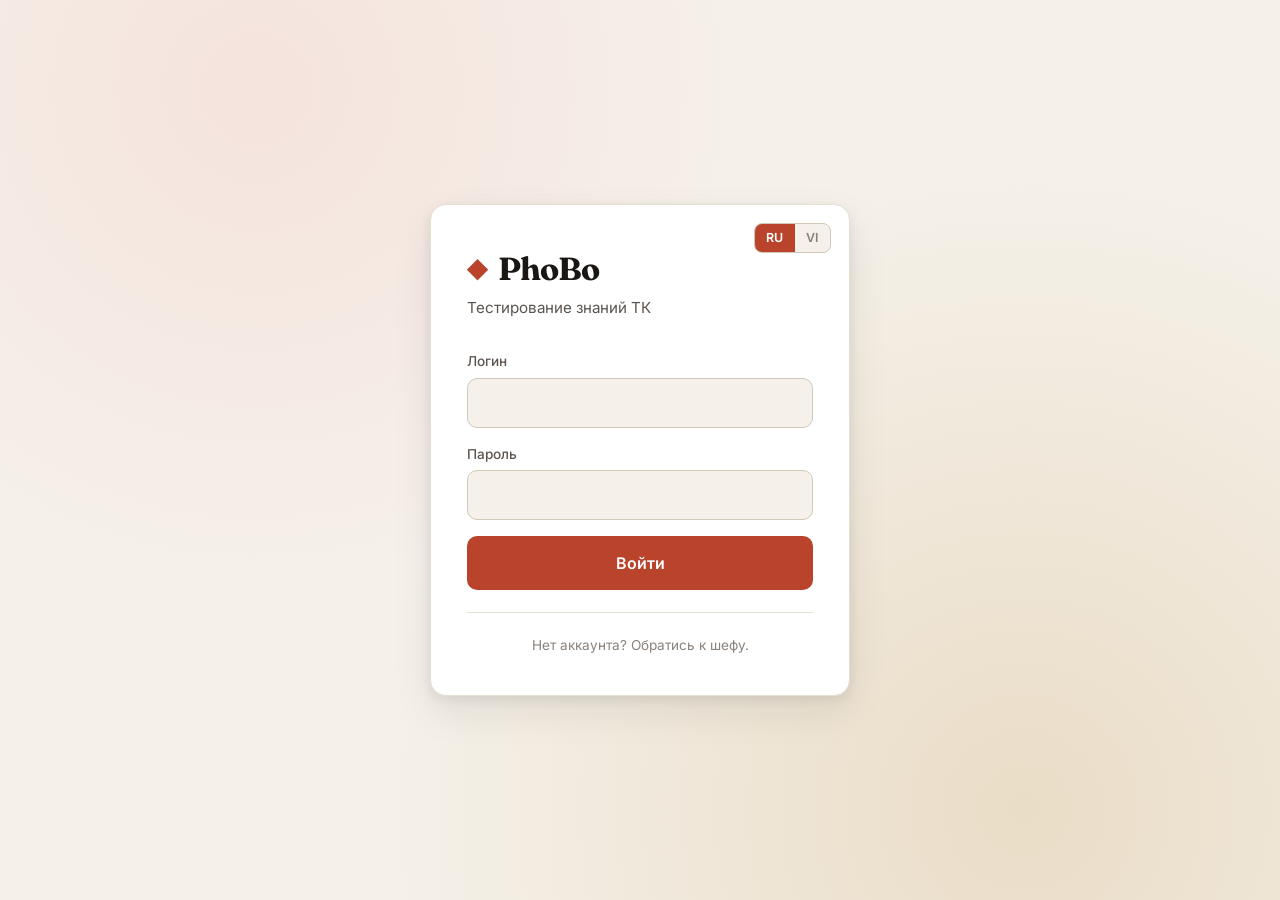
<file: index.html>
<!DOCTYPE html>
<html lang="ru">
<head>
<meta charset="UTF-8">
<meta name="viewport" content="width=device-width, initial-scale=1.0, maximum-scale=1.0, user-scalable=no">
<title>PhoBo · ТК</title>
<link rel="preconnect" href="https://fonts.googleapis.com">
<link rel="preconnect" href="https://fonts.gstatic.com" crossorigin>
<link href="https://fonts.googleapis.com/css2?family=Fraunces:wght@400;600;700&family=Inter:wght@400;500;600;700&display=swap" rel="stylesheet">
<style>
  :root {
    --bg:#f5f1ea; --bg-elev:#fff; --ink:#1a1614; --ink-soft:#5c544f; --ink-mute:#8a827c;
    --accent:#b9442b; --accent-dark:#8e3220; --accent-soft:#f5e3dd;
    --good:#2d6a4f; --good-soft:#d8e8df; --bad:#b53838; --bad-soft:#f4dada;
    --warn:#c98a2b; --warn-soft:#f5e6cf;
    --line:#e6dfd5; --line-strong:#d2c8b8;
    --shadow:0 1px 3px rgba(26,22,20,.06),0 4px 12px rgba(26,22,20,.04);
    --shadow-lg:0 4px 12px rgba(26,22,20,.08),0 16px 40px rgba(26,22,20,.08);
    --radius:10px; --radius-lg:16px;
  }
  *{box-sizing:border-box;margin:0;padding:0}
  html,body{height:100%}
  body{font-family:'Inter',-apple-system,sans-serif;background:var(--bg);color:var(--ink);font-size:16px;line-height:1.5;-webkit-font-smoothing:antialiased}
  h1,h2,h3,h4{font-family:'Fraunces',Georgia,serif;font-weight:600;letter-spacing:-.01em}
  h1{font-size:2.2rem;line-height:1.15}
  h2{font-size:1.6rem;line-height:1.2}
  h3{font-size:1.25rem;line-height:1.3}
  button{font:inherit;cursor:pointer;border:0;background:0;color:inherit}
  input,select{font:inherit;color:inherit}
  a{color:var(--accent);text-decoration:none}
  .hidden{display:none!important}
  #app{min-height:100vh;display:flex;flex-direction:column}
  .topbar{background:var(--bg-elev);border-bottom:1px solid var(--line);padding:14px 22px;display:flex;align-items:center;justify-content:space-between;position:sticky;top:0;z-index:10;gap:14px}
  .topbar-brand{font-family:'Fraunces',serif;font-weight:700;font-size:1.25rem;letter-spacing:-.02em;display:flex;align-items:center;gap:10px}
  .topbar-brand::before{content:'◆';color:var(--accent)}
  .topbar-right{display:flex;align-items:center;gap:14px;font-size:.9rem;color:var(--ink-soft)}
  .topbar-right .name{font-weight:600;color:var(--ink)}
  .lang-toggle{display:flex;background:var(--bg);border:1px solid var(--line-strong);border-radius:8px;overflow:hidden}
  .lang-toggle button{padding:5px 11px;font-size:.78rem;font-weight:600;letter-spacing:.05em;transition:.15s;color:var(--ink-mute)}
  .lang-toggle button.active{background:var(--accent);color:#fff}
  .logout-btn{color:var(--ink-mute);font-size:.85rem;padding:4px 10px;border-radius:6px;transition:.15s}
  .logout-btn:hover{background:var(--line);color:var(--ink)}
  .main{flex:1;padding:32px 22px 60px;max-width:1100px;width:100%;margin:0 auto}
  .login-screen{min-height:100vh;display:flex;align-items:center;justify-content:center;padding:24px;background:radial-gradient(circle at 20% 10%,#f5e3dd 0%,transparent 40%),radial-gradient(circle at 80% 90%,#eaddc7 0%,transparent 50%),var(--bg)}
  .login-card{background:var(--bg-elev);border-radius:var(--radius-lg);padding:40px 36px;width:100%;max-width:420px;box-shadow:var(--shadow-lg);border:1px solid var(--line);position:relative}
  .login-lang{position:absolute;top:18px;right:18px}
  .login-logo{font-family:'Fraunces',serif;font-size:2rem;font-weight:700;letter-spacing:-.03em;margin-bottom:4px;display:flex;align-items:center;gap:12px}
  .login-logo::before{content:'◆';color:var(--accent);font-size:1.6rem}
  .login-sub{color:var(--ink-soft);font-size:.95rem;margin-bottom:32px}
  .form-group{margin-bottom:16px}
  .form-group label{display:block;font-size:.85rem;color:var(--ink-soft);margin-bottom:6px;font-weight:500}
  .form-group input,.form-group select{width:100%;padding:12px 14px;border:1.5px solid var(--line-strong);border-radius:var(--radius);background:var(--bg);transition:.15s}
  .form-group input:focus,.form-group select:focus{outline:0;border-color:var(--accent);background:var(--bg-elev)}
  .btn{display:inline-flex;align-items:center;justify-content:center;gap:8px;padding:12px 24px;border-radius:var(--radius);font-weight:600;font-size:.95rem;transition:.15s;border:1.5px solid transparent}
  .btn-primary{background:var(--accent);color:#fff}
  .btn-primary:hover{background:var(--accent-dark)}
  .btn-primary:disabled{background:var(--ink-mute);cursor:not-allowed}
  .btn-ghost{color:var(--ink);border-color:var(--line-strong);background:0}
  .btn-ghost:hover{background:var(--bg-elev);border-color:var(--ink)}
  .btn-block{width:100%}
  .btn-lg{padding:14px 28px;font-size:1rem}
  .btn-sm{padding:8px 14px;font-size:.85rem}
  .login-error{background:var(--bad-soft);color:var(--bad);padding:10px 14px;border-radius:var(--radius);font-size:.88rem;margin-bottom:16px;display:none}
  .login-error.show{display:block}
  .login-hint{margin-top:22px;padding-top:22px;border-top:1px solid var(--line);font-size:.85rem;color:var(--ink-mute);text-align:center}
  .pageheader{margin-bottom:28px}
  .pageheader .crumb{font-size:.82rem;color:var(--ink-mute);text-transform:uppercase;letter-spacing:.1em;margin-bottom:6px}
  .pageheader p{color:var(--ink-soft);margin-top:6px}
  .stats-row{display:grid;grid-template-columns:repeat(auto-fit,minmax(180px,1fr));gap:14px;margin-bottom:32px}
  .stat-card{background:var(--bg-elev);padding:18px 20px;border-radius:var(--radius);border:1px solid var(--line)}
  .stat-card .label{font-size:.78rem;color:var(--ink-mute);text-transform:uppercase;letter-spacing:.08em;margin-bottom:6px}
  .stat-card .value{font-family:'Fraunces',serif;font-size:1.8rem;font-weight:600}
  .stat-card .value .small{font-size:.9rem;color:var(--ink-mute);font-weight:400}
  .section-title{display:flex;align-items:center;justify-content:space-between;margin:28px 0 14px;padding-bottom:12px;border-bottom:1px solid var(--line)}
  .section-title:first-of-type{margin-top:0}
  .section-title h3{font-size:1.15rem}
  .section-desc{color:var(--ink-soft);font-size:.9rem;margin-bottom:14px}
  .dept-grid{display:grid;grid-template-columns:repeat(auto-fill,minmax(260px,1fr));gap:14px}
  .dept-card{background:var(--bg-elev);border:1px solid var(--line);border-radius:var(--radius);padding:20px;cursor:pointer;transition:.18s;display:flex;flex-direction:column;justify-content:space-between;min-height:140px;position:relative;overflow:hidden;text-align:left;width:100%}
  .dept-card::before{content:'';position:absolute;top:0;left:0;width:4px;height:100%;background:var(--accent);transform:scaleY(0);transform-origin:top;transition:.18s}
  .dept-card:hover{border-color:var(--ink);transform:translateY(-2px);box-shadow:var(--shadow)}
  .dept-card:hover::before{transform:scaleY(1)}
  .dept-card .dept-name{font-family:'Fraunces',serif;font-size:1.25rem;font-weight:600;margin-bottom:6px}
  .dept-card .dept-meta{font-size:.85rem;color:var(--ink-soft)}
  .dept-card .dept-footer{display:flex;align-items:center;justify-content:space-between;margin-top:14px}
  .dept-card .dept-arrow{color:var(--ink-mute);font-size:1.2rem}
  .badge{font-size:.75rem;padding:3px 8px;border-radius:12px;font-weight:500;display:inline-block}
  .badge-good{background:var(--good-soft);color:var(--good)}
  .badge-bad{background:var(--bad-soft);color:var(--bad)}
  .badge-neutral{background:var(--line);color:var(--ink-soft)}
  .badge-warn{background:var(--warn-soft);color:var(--warn)}
  .mode-picker{max-width:600px;margin:0 auto}
  .mode-card{background:var(--bg-elev);border:1.5px solid var(--line);border-radius:var(--radius);padding:24px;cursor:pointer;display:flex;align-items:flex-start;gap:18px;transition:.15s;margin-bottom:14px;width:100%;text-align:left}
  .mode-card:hover{border-color:var(--accent);transform:translateY(-2px)}
  .mode-card .mode-icon{width:46px;height:46px;border-radius:10px;background:var(--accent-soft);color:var(--accent);display:flex;align-items:center;justify-content:center;font-size:1.5rem;flex-shrink:0;font-family:'Fraunces',serif;font-weight:700}
  .mode-card.attestation .mode-icon{background:var(--warn-soft);color:var(--warn)}
  .mode-card .mode-title{font-family:'Fraunces',serif;font-size:1.15rem;font-weight:600;margin-bottom:4px}
  .mode-card .mode-desc{font-size:.9rem;color:var(--ink-soft)}
  .test-card{background:var(--bg-elev);border-radius:var(--radius-lg);padding:32px;box-shadow:var(--shadow);border:1px solid var(--line);max-width:720px;margin:0 auto}
  .test-progress{display:flex;align-items:center;gap:12px;margin-bottom:20px}
  .test-progress .bar{flex:1;height:6px;background:var(--line);border-radius:3px;overflow:hidden}
  .test-progress .bar-fill{height:100%;background:var(--accent);transition:.3s ease}
  .test-progress .num{font-size:.85rem;color:var(--ink-soft);font-variant-numeric:tabular-nums;min-width:50px;text-align:right}
  .question-meta{font-size:.78rem;color:var(--ink-mute);text-transform:uppercase;letter-spacing:.1em;margin-bottom:8px}
  .question-text{font-family:'Fraunces',serif;font-size:1.45rem;font-weight:600;line-height:1.3;margin-bottom:8px}
  .question-text-sub{color:var(--ink-mute);font-size:.95rem;margin-bottom:20px;font-style:italic}
  .options-list{display:flex;flex-direction:column;gap:10px;margin-bottom:28px}
  .option{padding:14px 18px;border:1.5px solid var(--line-strong);border-radius:var(--radius);background:var(--bg);cursor:pointer;transition:.15s;display:flex;align-items:center;gap:12px;text-align:left;width:100%}
  .option:hover{border-color:var(--ink);background:var(--bg-elev)}
  .option.selected{border-color:var(--accent);background:var(--accent-soft)}
  .option .opt-letter{width:28px;height:28px;border-radius:50%;background:var(--bg-elev);border:1.5px solid var(--line-strong);display:flex;align-items:center;justify-content:center;font-weight:600;font-size:.85rem;flex-shrink:0;transition:.15s}
  .option.selected .opt-letter{background:var(--accent);color:#fff;border-color:var(--accent)}
  .option .opt-text{flex:1}
  .opt-text-sub{font-size:.78rem;color:var(--ink-mute);margin-top:2px;font-style:italic}
  .test-actions{display:flex;gap:10px;justify-content:space-between}
  .att-card{background:var(--bg-elev);border-radius:var(--radius-lg);padding:28px;border:1px solid var(--line);max-width:760px;margin:0 auto}
  .att-dish-head{padding-bottom:16px;border-bottom:1px solid var(--line);margin-bottom:18px}
  .att-dish-head .dish-name{font-family:'Fraunces',serif;font-size:1.6rem;font-weight:600}
  .att-dish-head .dish-name-sub{color:var(--ink-mute);font-style:italic;margin-top:4px}
  .att-dish-photo{width:100%;max-height:280px;object-fit:cover;border-radius:var(--radius);margin-bottom:18px;border:1px solid var(--line)}
  .att-instruction{background:var(--warn-soft);border-left:4px solid var(--warn);padding:12px 16px;border-radius:8px;margin-bottom:20px;font-size:.9rem}
  .att-rows{display:flex;flex-direction:column;gap:6px;margin-bottom:14px}
  .att-row{display:grid;grid-template-columns:1fr 110px 36px;gap:8px;align-items:center}
  .att-row input{padding:10px 12px;border:1.5px solid var(--line-strong);border-radius:8px;background:var(--bg);transition:.15s;width:100%}
  .att-row input:focus{outline:0;border-color:var(--accent);background:var(--bg-elev)}
  .att-row input.gr{text-align:right;font-variant-numeric:tabular-nums;font-weight:600}
  .att-row .del-btn{background:var(--bad-soft);color:var(--bad);width:36px;height:36px;border-radius:8px;display:flex;align-items:center;justify-content:center;font-weight:700;transition:.15s}
  .att-row .del-btn:hover{background:var(--bad);color:#fff}
  .att-add-row{margin-top:6px;background:var(--bg);color:var(--ink-soft);border:1.5px dashed var(--line-strong);padding:10px;border-radius:8px;width:100%;font-weight:500;transition:.15s}
  .att-add-row:hover{border-color:var(--accent);color:var(--accent);background:var(--accent-soft)}
  .att-grade-result{margin-bottom:18px}
  .att-grade-row{padding:10px 14px;border-radius:8px;margin-bottom:6px;display:flex;align-items:center;gap:10px;font-size:.92rem;border:1px solid var(--line)}
  .att-grade-row.correct{background:var(--good-soft);border-color:var(--good)}
  .att-grade-row.wrong-gram{background:var(--warn-soft);border-color:var(--warn)}
  .att-grade-row.missing{background:var(--bad-soft);border-color:var(--bad)}
  .att-grade-row.extra{background:#f0f0f0;border-color:#bbb;color:var(--ink-mute)}
  .att-icon{width:24px;height:24px;border-radius:50%;display:flex;align-items:center;justify-content:center;font-weight:700;color:#fff;flex-shrink:0;font-size:.85rem}
  .att-icon.correct{background:var(--good)}
  .att-icon.wrong-gram{background:var(--warn)}
  .att-icon.missing{background:var(--bad)}
  .att-icon.extra{background:#999}
  .results-summary{background:var(--bg-elev);border:1px solid var(--line);border-radius:var(--radius-lg);padding:28px 32px;margin-bottom:24px;display:flex;align-items:center;gap:28px;flex-wrap:wrap}
  .score-circle{width:110px;height:110px;border-radius:50%;background:conic-gradient(var(--accent) calc(var(--p) * 1%),var(--line) 0);display:flex;align-items:center;justify-content:center;flex-shrink:0;position:relative}
  .score-circle::after{content:'';position:absolute;width:88px;height:88px;border-radius:50%;background:var(--bg-elev)}
  .score-circle .num{font-family:'Fraunces',serif;font-size:1.7rem;font-weight:700;z-index:1;position:relative}
  .results-info h2{margin-bottom:6px}
  .results-info p{color:var(--ink-soft)}
  .question-review{background:var(--bg-elev);border:1px solid var(--line);border-radius:var(--radius);padding:18px 22px;margin-bottom:12px}
  .question-review.correct{border-left:4px solid var(--good)}
  .question-review.wrong{border-left:4px solid var(--bad)}
  .question-review .q-num{font-size:.78rem;color:var(--ink-mute);text-transform:uppercase;letter-spacing:.08em;margin-bottom:4px}
  .question-review .q-text{font-weight:600;margin-bottom:8px}
  .question-review .answer-line{font-size:.92rem;padding:4px 0;display:flex;align-items:center;gap:8px}
  .question-review .answer-line.your{color:var(--ink-soft)}
  .question-review .answer-line.correct-ans{color:var(--good);font-weight:500}
  .history-list{display:flex;flex-direction:column;gap:10px}
  .history-item{background:var(--bg-elev);border:1px solid var(--line);border-radius:var(--radius);padding:14px 18px;display:flex;align-items:center;justify-content:space-between;gap:14px;cursor:pointer;transition:.15s}
  .history-item:hover{border-color:var(--line-strong)}
  .history-item .h-info .h-dept{font-weight:600}
  .history-item .h-info .h-date{font-size:.85rem;color:var(--ink-mute);margin-top:2px}
  .history-item .h-score{font-family:'Fraunces',serif;font-size:1.4rem;font-weight:600}
  .history-item .h-score.good{color:var(--good)}
  .history-item .h-score.bad{color:var(--bad)}
  .history-empty{text-align:center;padding:40px 20px;color:var(--ink-mute)}
  .att-tag{font-size:.7rem;background:var(--warn-soft);color:var(--warn);padding:2px 7px;border-radius:10px;font-weight:600;margin-left:6px;letter-spacing:.04em;text-transform:uppercase}
  .chart-card{background:var(--bg-elev);border:1px solid var(--line);border-radius:var(--radius);padding:20px;margin-bottom:22px}
  .chart-card h3{margin-bottom:14px}
  .chart-svg{width:100%;height:200px;display:block}
  @media (max-width:600px){
    .main{padding:20px 14px 50px}
    .topbar{padding:12px 14px;gap:8px}
    .topbar-brand{font-size:1.05rem}
    .topbar-right{gap:8px;font-size:.78rem;flex-wrap:wrap;justify-content:flex-end}
    .login-card{padding:28px 22px}
    h1{font-size:1.7rem}
    .test-card,.att-card{padding:22px 18px}
    .question-text{font-size:1.2rem}
    .results-summary{padding:22px;gap:18px}
    .stat-card .value{font-size:1.4rem}
    .att-row{grid-template-columns:1fr 80px 32px}
  }
</style>
</head>
<body>

<div id="login-view" class="login-screen">
  <div class="login-card">
    <div class="login-lang">
      <div class="lang-toggle">
        <button data-lang="ru" class="active">RU</button>
        <button data-lang="vi">VI</button>
      </div>
    </div>
    <div class="login-logo">PhoBo</div>
    <p class="login-sub" data-i18n="loginSubtitle">Тестирование знаний ТК</p>
    <div id="login-error" class="login-error"></div>
    <div class="form-group">
      <label data-i18n="username">Логин</label>
      <input type="text" id="login-username" autocomplete="username">
    </div>
    <div class="form-group">
      <label data-i18n="password">Пароль</label>
      <input type="password" id="login-password" autocomplete="current-password">
    </div>
    <button class="btn btn-primary btn-block btn-lg" id="login-btn" data-i18n="loginBtn">Войти</button>
    <div class="login-hint" data-i18n="noAccount">Нет аккаунта? Обратись к шефу.</div>
  </div>
</div>

<div id="app" class="hidden">
  <header class="topbar">
    <div class="topbar-brand">PhoBo</div>
    <div class="topbar-right">
      <div class="lang-toggle">
        <button data-lang="ru" class="active">RU</button>
        <button data-lang="vi">VI</button>
      </div>
      <span><span data-i18n="hi">Привет</span>, <span class="name" id="user-name"></span></span>
      <button class="logout-btn" id="logout-btn" data-i18n="logout">Выйти</button>
    </div>
  </header>
  <main class="main" id="main-content"></main>
</div>

<script src="data.js"></script>
<script>
const T = {
  ru: {
    loginSubtitle:'Тестирование знаний ТК', username:'Логин', password:'Пароль', loginBtn:'Войти',
    noAccount:'Нет аккаунта? Обратись к шефу.', badLogin:'Неверный логин или пароль',
    fillBoth:'Введи логин и пароль', notUserSite:'Это сайт для поваров. Админка: admin.html',
    hi:'Привет', logout:'Выйти', home:'Главная', testsHeader:'Тесты по разделам',
    testsHomeDesc:'Выбери раздел — пройди тест из 10 вопросов или сдай аттестацию.',
    testsTaken:'Тестов пройдено', avgScore:'Средний балл', sectionsAvail:'Доступно разделов',
    sections:'Разделы кухни', myResults:'Мои результаты',
    pfSection:'ПФ — Полуфабрикаты', pfDesc:'Тесты и аттестация по полуфабрикатам и соусам.',
    notTakenYet:'Не пройден', lastScore:'Последний',
    questionsInBase:'вопр.', dishesInBase:'блюд',
    quickTest:'Быстрый тест', attestation:'Аттестация',
    quickTestDesc:'10 случайных вопросов с вариантами. Быстрая проверка.',
    attestationDesc:'Выбери блюдо — впиши ВСЕ ингредиенты с граммовкой. Серьёзная проверка.',
    pickDish:'Выбери блюдо для аттестации',
    questionN:'Вопрос', notInDish:'Какой ингредиент НЕ входит в',
    inDish:'Какой ингредиент входит в', howManyGrams:'Сколько грамм', forDish:'нужно для',
    back:'← Назад', next:'Дальше →', finishTest:'Завершить тест',
    excellent:'Отлично!', good:'Хорошо, но можно лучше', needLearn:'Нужно подучить',
    correctOf:'Правильных ответов:', reviewAnswers:'Разбор ответов',
    yourAnswer:'Твой ответ:', correctAnswer:'Правильно:', noAnswer:'— нет ответа —',
    correct:'верно', wrong:'неверно',
    backHome:'← На главную', retake:'Пройти ещё раз',
    historyTitle:'Мои результаты', historyDesc:'Все твои тесты и аттестации. Кликни — увидишь разбор.',
    noHistory:'Ты ещё не проходил тестов. Начни с главной!',
    progressTitle:'Прогресс по дням',
    instruction:'Впиши ингредиент → грамм. Каждая строка — один ингредиент. Не пропусти даже мелкие (соль, перец 0.5г).',
    addRow:'+ Ещё ингредиент', submitAtt:'Сдать аттестацию',
    confirmSubmit:'Точно сдать? Изменить потом нельзя.',
    attResult:'Результат аттестации',
    attCorrect:'верно', attWrongGram:'не та граммовка', attMissing:'забыл', attExtra:'лишнее',
    ingredient:'Ингредиент', grams:'грамм',
    youSaid:'Ты вписал:', rightGram:'Должно быть:', tryAgain:'Пройти снова',
    pickDishFirst:'Сначала выбери блюдо',
  },
  vi: {
    loginSubtitle:'Kiểm tra kiến thức công thức', username:'Tên đăng nhập', password:'Mật khẩu', loginBtn:'Đăng nhập',
    noAccount:'Chưa có tài khoản? Hỏi bếp trưởng.', badLogin:'Sai tên đăng nhập hoặc mật khẩu',
    fillBoth:'Nhập tên đăng nhập và mật khẩu', notUserSite:'Đây là trang cho đầu bếp. Admin: admin.html',
    hi:'Xin chào', logout:'Đăng xuất', home:'Trang chủ', testsHeader:'Bài kiểm tra theo bộ phận',
    testsHomeDesc:'Chọn bộ phận — làm 10 câu trắc nghiệm hoặc thi đánh giá đầy đủ.',
    testsTaken:'Đã làm bài', avgScore:'Điểm TB', sectionsAvail:'Bộ phận',
    sections:'Bộ phận bếp', myResults:'Kết quả của tôi',
    pfSection:'PF — Bán thành phẩm', pfDesc:'Bài kiểm tra và đánh giá bán thành phẩm và nước sốt.',
    notTakenYet:'Chưa làm', lastScore:'Lần cuối',
    questionsInBase:'câu', dishesInBase:'món',
    quickTest:'Trắc nghiệm nhanh', attestation:'Đánh giá đầy đủ',
    quickTestDesc:'10 câu trắc nghiệm có sẵn đáp án. Kiểm tra nhanh.',
    attestationDesc:'Chọn món — viết TẤT CẢ nguyên liệu kèm số gam. Kiểm tra nghiêm túc.',
    pickDish:'Chọn món để thi đánh giá',
    questionN:'Câu', notInDish:'Nguyên liệu nào KHÔNG có trong',
    inDish:'Nguyên liệu nào CÓ trong', howManyGrams:'Bao nhiêu gam', forDish:'cần cho',
    back:'← Quay lại', next:'Tiếp →', finishTest:'Hoàn thành',
    excellent:'Tuyệt vời!', good:'Khá, có thể tốt hơn', needLearn:'Cần học thêm',
    correctOf:'Câu đúng:', reviewAnswers:'Xem lại đáp án',
    yourAnswer:'Đáp án của bạn:', correctAnswer:'Đáp án đúng:', noAnswer:'— không trả lời —',
    correct:'đúng', wrong:'sai',
    backHome:'← Trang chủ', retake:'Làm lại',
    historyTitle:'Kết quả của tôi', historyDesc:'Tất cả bài kiểm tra. Bấm để xem chi tiết.',
    noHistory:'Bạn chưa làm bài nào. Bắt đầu từ trang chủ!',
    progressTitle:'Tiến độ theo ngày',
    instruction:'Nhập nguyên liệu → gam. Mỗi dòng một nguyên liệu. Đừng bỏ qua các thứ nhỏ (muối, tiêu 0.5g).',
    addRow:'+ Thêm nguyên liệu', submitAtt:'Nộp bài',
    confirmSubmit:'Nộp bài chắc chắn? Không sửa được.',
    attResult:'Kết quả đánh giá',
    attCorrect:'đúng', attWrongGram:'sai số gam', attMissing:'thiếu', attExtra:'thừa',
    ingredient:'Nguyên liệu', grams:'gam',
    youSaid:'Bạn viết:', rightGram:'Đúng phải là:', tryAgain:'Làm lại',
    pickDishFirst:'Chọn món trước',
  }
};

let lang = localStorage.getItem('phobo_lang') || 'ru';
function t(k){return T[lang][k] || T.ru[k] || k}
function applyI18n(){
  document.querySelectorAll('[data-i18n]').forEach(el => el.textContent = t(el.dataset.i18n));
  document.documentElement.lang = lang;
}
function setLang(newLang){
  lang = newLang;
  localStorage.setItem('phobo_lang', lang);
  document.querySelectorAll('.lang-toggle button').forEach(b => b.classList.toggle('active', b.dataset.lang === lang));
  applyI18n();
  if (state.user) renderCurrentView();
}

const Storage = {
  getUsers(){
    const u = localStorage.getItem('phobo_users');
    if (u) return JSON.parse(u);
    const d = [
      {username:'admin',password:'admin123',name:'Шеф',role:'admin'},
      {username:'povar1',password:'1234',name:'Иван (Повар)',role:'cook'},
      {username:'povar2',password:'1234',name:'Мария (Повар)',role:'cook'},
    ];
    localStorage.setItem('phobo_users', JSON.stringify(d));
    return d;
  },
  getSession(){const s=localStorage.getItem('phobo_session');return s?JSON.parse(s):null},
  setSession(u){localStorage.setItem('phobo_session',JSON.stringify(u))},
  clearSession(){localStorage.removeItem('phobo_session')},
  getResults(){const r=localStorage.getItem('phobo_results');return r?JSON.parse(r):[]},
  saveResult(r){const a=this.getResults();a.push(r);localStorage.setItem('phobo_results',JSON.stringify(a))},
  getResultsForUser(u){return this.getResults().filter(r=>r.username===u)},
  getDishOverrides(){const d=localStorage.getItem('phobo_dish_overrides');return d?JSON.parse(d):{}},
};

function getDishes(){
  const o = Storage.getDishOverrides();
  const m = JSON.parse(JSON.stringify(DISHES));
  if (o.dishes) Object.keys(o.dishes).forEach(d => m[d] = o.dishes[d]);
  return m;
}
function getPF(){
  const o = Storage.getDishOverrides();
  const m = JSON.parse(JSON.stringify(PF_RECIPES));
  if (o.pf) Object.keys(o.pf).forEach(s => m[s] = o.pf[s]);
  return m;
}

let state = {user:null, currentTest:null, currentAtt:null, view:'dashboard', lastViewData:null};

function tryLogin(){
  const username = document.getElementById('login-username').value.trim().toLowerCase();
  const password = document.getElementById('login-password').value;
  const errEl = document.getElementById('login-error');
  errEl.classList.remove('show');
  if (!username || !password){errEl.textContent=t('fillBoth');errEl.classList.add('show');return}
  const users = Storage.getUsers();
  const user = users.find(u => u.username === username && u.password === password);
  if (!user){errEl.textContent=t('badLogin');errEl.classList.add('show');return}
  if (user.role === 'admin'){errEl.textContent=t('notUserSite');errEl.classList.add('show');return}
  Storage.setSession(user);
  state.user = user;
  showApp();
}

function logout(){
  Storage.clearSession();
  state.user = null;
  document.getElementById('app').classList.add('hidden');
  document.getElementById('login-view').classList.remove('hidden');
  document.getElementById('login-username').value = '';
  document.getElementById('login-password').value = '';
}

function showApp(){
  document.getElementById('login-view').classList.add('hidden');
  document.getElementById('app').classList.remove('hidden');
  document.getElementById('user-name').textContent = state.user.name;
  setView('dashboard');
}

function setView(view, data){
  state.view = view;
  state.lastViewData = data;
  renderCurrentView();
  window.scrollTo(0, 0);
}

function renderCurrentView(){
  const v = state.view;
  if (v==='dashboard') renderDashboard();
  else if (v==='mode-pick') renderModePick(state.lastViewData);
  else if (v==='pick-dish') renderPickDishForAtt(state.lastViewData);
  else if (v==='test') renderTest();
  else if (v==='att') renderAttestation();
  else if (v==='result') renderResult(state.lastViewData);
  else if (v==='history') renderHistory();
}

function renderDashboard(){
  const main = document.getElementById('main-content');
  const results = Storage.getResultsForUser(state.user.username);
  const totalTaken = results.length;
  const avgScore = totalTaken > 0
    ? Math.round(results.reduce((s,r) => s + (r.mode==='attestation'?r.score*100:r.correct/r.total*100), 0) / totalTaken)
    : 0;
  const allDishes = getDishes();
  const allPF = getPF();

  function deptCard(deptName, isPF){
    const items = (isPF?allPF:allDishes)[deptName] || [];
    const qsCount = (QUESTIONS_DB[deptName] || []).length;
    const myResults = results.filter(r => r.department === deptName);
    const last = myResults.length > 0 ? myResults[myResults.length-1] : null;
    let badge = '<span class="badge badge-neutral">' + t('notTakenYet') + '</span>';
    if (last){
      const pct = Math.round(last.mode==='attestation'?last.score*100:last.correct/last.total*100);
      const cls = pct >= 80 ? 'badge-good' : pct >= 60 ? 'badge-neutral' : 'badge-bad';
      badge = '<span class="badge ' + cls + '">' + t('lastScore') + ': ' + pct + '%</span>';
    }
    return `<button class="dept-card" data-dept="${escapeHtml(deptName)}" data-pf="${isPF?'1':'0'}">
      <div>
        <div class="dept-name">${escapeHtml(deptName)}</div>
        <div class="dept-meta">${items.length} ${t('dishesInBase')} · ${qsCount} ${t('questionsInBase')}</div>
      </div>
      <div class="dept-footer">${badge}<span class="dept-arrow">→</span></div>
    </button>`;
  }

  const dishDepts = Object.keys(allDishes).filter(d => allDishes[d].length > 0).map(d => deptCard(d, false)).join('');
  const pfDepts = Object.keys(allPF).filter(d => allPF[d].length > 0).map(d => deptCard(d, true)).join('');

  main.innerHTML = `
    <div class="pageheader">
      <div class="crumb">${t('home')}</div>
      <h1>${t('testsHeader')}</h1>
      <p>${t('testsHomeDesc')}</p>
    </div>
    <div class="stats-row">
      <div class="stat-card"><div class="label">${t('testsTaken')}</div><div class="value">${totalTaken}</div></div>
      <div class="stat-card"><div class="label">${t('avgScore')}</div><div class="value">${avgScore}<span class="small">%</span></div></div>
      <div class="stat-card"><div class="label">${t('sectionsAvail')}</div><div class="value">${Object.keys(allDishes).length + Object.keys(allPF).length}</div></div>
    </div>
    <div class="section-title">
      <h3>${t('sections')}</h3>
      <button class="btn btn-ghost btn-sm" id="goto-history">${t('myResults')} →</button>
    </div>
    <div class="dept-grid">${dishDepts}</div>
    ${pfDepts ? `
      <div class="section-title"><h3>${t('pfSection')}</h3></div>
      <p class="section-desc">${t('pfDesc')}</p>
      <div class="dept-grid">${pfDepts}</div>` : ''}`;

  document.querySelectorAll('.dept-card').forEach(c => {
    c.addEventListener('click', () => setView('mode-pick', {dept:c.dataset.dept, isPF:c.dataset.pf==='1'}));
  });
  document.getElementById('goto-history').addEventListener('click', () => setView('history'));
}

function renderModePick({dept, isPF}){
  const main = document.getElementById('main-content');
  const items = (isPF?getPF():getDishes())[dept] || [];
  const qsCount = (QUESTIONS_DB[dept] || []).length;

  main.innerHTML = `
    <div class="pageheader">
      <div class="crumb">${t('home')} / ${escapeHtml(dept)}</div>
      <h1>${escapeHtml(dept)}</h1>
      <p>${items.length} ${t('dishesInBase')} · ${qsCount} ${t('questionsInBase')}</p>
    </div>
    <div class="mode-picker">
      ${qsCount > 0 ? `
      <button class="mode-card" id="mode-test">
        <div class="mode-icon">A</div>
        <div>
          <div class="mode-title">${t('quickTest')}</div>
          <div class="mode-desc">${t('quickTestDesc')}</div>
        </div>
      </button>` : ''}
      <button class="mode-card attestation" id="mode-att">
        <div class="mode-icon">∎</div>
        <div>
          <div class="mode-title">${t('attestation')}</div>
          <div class="mode-desc">${t('attestationDesc')}</div>
        </div>
      </button>
    </div>
    <div style="margin-top:24px;"><button class="btn btn-ghost" id="back-dash">${t('backHome')}</button></div>`;

  if (document.getElementById('mode-test')){
    document.getElementById('mode-test').addEventListener('click', () => startTest(dept));
  }
  document.getElementById('mode-att').addEventListener('click', () => setView('pick-dish', {dept, isPF}));
  document.getElementById('back-dash').addEventListener('click', () => setView('dashboard'));
}

function renderPickDishForAtt({dept, isPF}){
  const main = document.getElementById('main-content');
  const items = (isPF?getPF():getDishes())[dept] || [];
  const cards = items.map((dish, idx) => {
    const photo = dish.photo ? '<img src="' + escapeHtml(dish.photo) + '" style="width:60px;height:60px;border-radius:8px;object-fit:cover;flex-shrink:0;">' : '';
    return `<button class="dept-card" data-idx="${idx}" style="flex-direction:row;align-items:center;gap:14px;min-height:auto;">
      ${photo}
      <div style="flex:1;">
        <div class="dept-name" style="font-size:1.05rem;">${escapeHtml(dish[lang] || dish.ru)}</div>
        <div class="dept-meta">${dish.ingredients.length} ${t('ingredient').toLowerCase()} ${dish.portion ? '· ' + dish.portion + 'г' : ''}</div>
      </div>
      <span class="dept-arrow">→</span>
    </button>`;
  }).join('');

  main.innerHTML = `
    <div class="pageheader">
      <div class="crumb">${escapeHtml(dept)} · ${t('attestation')}</div>
      <h1>${t('pickDish')}</h1>
    </div>
    <div class="dept-grid" style="grid-template-columns:1fr;">${cards}</div>
    <div style="margin-top:24px;"><button class="btn btn-ghost" id="back-mode">${t('back')}</button></div>`;

  document.querySelectorAll('.dept-card').forEach(c => {
    c.addEventListener('click', () => startAttestation(dept, isPF, parseInt(c.dataset.idx)));
  });
  document.getElementById('back-mode').addEventListener('click', () => setView('mode-pick', {dept, isPF}));
}

function startTest(deptName){
  const allQs = QUESTIONS_DB[deptName] || [];
  if (allQs.length === 0){ alert(t('pickDishFirst')); return; }
  const count = Math.min(10, allQs.length);
  const shuffled = [...allQs].sort(() => Math.random() - 0.5).slice(0, count);
  state.currentTest = {department:deptName, questions:shuffled, answers:new Array(shuffled.length).fill(null), currentIdx:0, startedAt:Date.now()};
  setView('test');
}

function composeQuestion(q){
  if (q.type === 'grammage'){
    return {
      main: t('howManyGrams') + ' «' + (q.ingredient[lang] || q.ingredient.ru) + '» ' + t('forDish') + ' «' + (q.dish[lang] || q.dish.ru) + '»?',
      sub: lang === 'ru' ? (q.ingredient.vi + ' / ' + q.dish.vi) : (q.ingredient.ru + ' / ' + q.dish.ru)
    };
  }
  if (q.type === 'not_in_dish' || q.type === 'in_dish'){
    const word = q.type === 'not_in_dish' ? t('notInDish') : t('inDish');
    return { main: word + ' «' + (q.dish[lang] || q.dish.ru) + '»?', sub: lang === 'ru' ? q.dish.vi : q.dish.ru };
  }
  return {main:'?', sub:''};
}

function getOptionLabels(q){
  if (q.options_bilingual){
    return q.options_bilingual.map(o => ({main: o[lang] || o.ru, sub: lang==='ru'?o.vi:o.ru}));
  }
  return q.options.map(o => ({main:o, sub:''}));
}

function renderTest(){
  const tt = state.currentTest;
  const q = tt.questions[tt.currentIdx];
  const main = document.getElementById('main-content');
  const progress = ((tt.currentIdx + 1) / tt.questions.length) * 100;
  const qComp = composeQuestion(q);
  const optionLabels = getOptionLabels(q);

  const optionsHtml = optionLabels.map((opt, i) => {
    const isSelected = tt.answers[tt.currentIdx] === i;
    const letter = String.fromCharCode(65 + i);
    return `<button class="option ${isSelected?'selected':''}" data-idx="${i}">
      <span class="opt-letter">${letter}</span>
      <span class="opt-text">${escapeHtml(opt.main)}${opt.sub ? '<div class="opt-text-sub">' + escapeHtml(opt.sub) + '</div>' : ''}</span>
    </button>`;
  }).join('');

  main.innerHTML = `
    <div class="test-card">
      <div class="test-progress">
        <div class="bar"><div class="bar-fill" style="width:${progress}%"></div></div>
        <div class="num">${tt.currentIdx + 1} / ${tt.questions.length}</div>
      </div>
      <div class="question-meta">${escapeHtml(tt.department)} · ${t('questionN')} ${tt.currentIdx + 1}</div>
      <h2 class="question-text">${escapeHtml(qComp.main)}</h2>
      ${qComp.sub ? '<div class="question-text-sub">' + escapeHtml(qComp.sub) + '</div>' : ''}
      <div class="options-list">${optionsHtml}</div>
      <div class="test-actions">
        <button class="btn btn-ghost" id="prev-btn" ${tt.currentIdx===0?'disabled':''}>${t('back')}</button>
        <button class="btn btn-primary" id="next-btn" disabled>
          ${tt.currentIdx === tt.questions.length-1 ? t('finishTest') : t('next')}
        </button>
      </div>
    </div>`;

  if (tt.answers[tt.currentIdx] !== null) document.getElementById('next-btn').disabled = false;
  document.querySelectorAll('.option').forEach(o => {
    o.addEventListener('click', () => {
      tt.answers[tt.currentIdx] = parseInt(o.dataset.idx);
      document.querySelectorAll('.option').forEach(x => x.classList.remove('selected'));
      o.classList.add('selected');
      document.getElementById('next-btn').disabled = false;
    });
  });
  document.getElementById('next-btn').addEventListener('click', () => {
    if (tt.currentIdx < tt.questions.length - 1){ tt.currentIdx++; renderTest(); }
    else finishTest();
  });
  document.getElementById('prev-btn').addEventListener('click', () => {
    if (tt.currentIdx > 0){ tt.currentIdx--; renderTest(); }
  });
}

function finishTest(){
  const tt = state.currentTest;
  let correctCount = 0;
  const reviewed = tt.questions.map((q, i) => {
    const userAns = tt.answers[i];
    const isCorrect = userAns === q.correct;
    if (isCorrect) correctCount++;
    return {
      question: composeQuestion(q),
      options: getOptionLabels(q).map(o => o.main),
      correct: q.correct, userAnswer: userAns, isCorrect
    };
  });
  const result = {
    id: Date.now() + '-' + Math.random().toString(36).slice(2,8),
    username: state.user.username, name: state.user.name,
    department: tt.department, mode: 'test',
    correct: correctCount, total: tt.questions.length,
    answers: reviewed,
    completedAt: new Date().toISOString(),
    durationSec: Math.round((Date.now() - tt.startedAt) / 1000)
  };
  Storage.saveResult(result);
  state.currentTest = null;
  setView('result', result);
}

function startAttestation(deptName, isPF, dishIdx){
  const items = (isPF?getPF():getDishes())[deptName];
  const dish = items[dishIdx];
  state.currentAtt = {department:deptName, isPF, dish, rows:[{name:'',grams:''}], startedAt:Date.now()};
  setView('att');
}

function renderAttestation(){
  const att = state.currentAtt;
  const main = document.getElementById('main-content');
  const dish = att.dish;
  const dishName = dish[lang] || dish.ru;
  const dishNameSub = lang === 'ru' ? dish.vi : dish.ru;

  const rowsHtml = att.rows.map((row, i) => `
    <div class="att-row">
      <input type="text" placeholder="${t('ingredient')}" value="${escapeHtml(row.name)}" data-idx="${i}" data-field="name">
      <input type="text" inputmode="decimal" class="gr" placeholder="${t('grams')}" value="${escapeHtml(row.grams)}" data-idx="${i}" data-field="grams">
      <button class="del-btn" data-del="${i}" title="×">×</button>
    </div>`).join('');

  main.innerHTML = `
    <div class="att-card">
      <div class="att-dish-head">
        <div class="dish-name">${escapeHtml(dishName)}</div>
        <div class="dish-name-sub">${escapeHtml(dishNameSub)}${dish.portion?' · '+dish.portion+'г':''}</div>
      </div>
      ${dish.photo ? '<img src="' + escapeHtml(dish.photo) + '" class="att-dish-photo" alt="">' : ''}
      <div class="att-instruction">${t('instruction')}</div>
      <div class="att-rows" id="att-rows">${rowsHtml}</div>
      <button class="att-add-row" id="att-add">${t('addRow')}</button>
      <div style="display:flex;gap:10px;margin-top:22px;justify-content:space-between;">
        <button class="btn btn-ghost" id="att-cancel">${t('back')}</button>
        <button class="btn btn-primary" id="att-submit">${t('submitAtt')}</button>
      </div>
    </div>`;

  document.querySelectorAll('#att-rows input').forEach(inp => {
    inp.addEventListener('input', e => {
      const i = parseInt(e.target.dataset.idx);
      att.rows[i][e.target.dataset.field] = e.target.value;
    });
  });
  document.querySelectorAll('#att-rows .del-btn').forEach(b => {
    b.addEventListener('click', e => {
      const i = parseInt(e.target.dataset.del);
      if (att.rows.length > 1){ att.rows.splice(i,1); renderAttestation(); }
    });
  });
  document.getElementById('att-add').addEventListener('click', () => {
    att.rows.push({name:'',grams:''});
    renderAttestation();
    setTimeout(() => {
      const ins = document.querySelectorAll('#att-rows input[data-field="name"]');
      if (ins.length) ins[ins.length-1].focus();
    }, 50);
  });
  document.getElementById('att-cancel').addEventListener('click', () =>
    setView('pick-dish', {dept:att.department, isPF:att.isPF}));
  document.getElementById('att-submit').addEventListener('click', () => {
    if (!confirm(t('confirmSubmit'))) return;
    finishAttestation();
  });
}

function normalizeIng(s){
  return String(s||'').toLowerCase().trim()
    .replace(/[\s.,/!?()\-—«»"']/g, '')
    .replace(/(пф|pf)$/i, '')
    .replace(/ё/g, 'е');
}
function gramsMatch(a, b){
  try{
    const na = parseFloat(String(a).replace(',', '.'));
    const nb = parseFloat(String(b).replace(',', '.'));
    if (isNaN(na) || isNaN(nb)) return false;
    return Math.abs(na - nb) < 0.01;
  } catch { return false; }
}

function gradeAttestation(submittedRows, truthIngs){
  const truth = truthIngs.map(ing => ({
    ru: ing.ru, vi: ing.vi, grams: ing.grams,
    nRu: normalizeIng(ing.ru), nVi: normalizeIng(ing.vi),
    matched: false
  }));
  const graded = [];
  submittedRows.forEach(row => {
    if (!row.name && !row.grams) return;
    const norm = normalizeIng(row.name);
    if (!norm){ graded.push({status:'extra', userName:row.name, userGrams:row.grams}); return; }
    let bestI = -1, bestScore = 0;
    truth.forEach((ing, i) => {
      if (ing.matched) return;
      let s = 0;
      if (ing.nRu === norm || ing.nVi === norm) s = 1.0;
      else if ((ing.nRu && (ing.nRu.includes(norm) || norm.includes(ing.nRu))) ||
               (ing.nVi && (ing.nVi.includes(norm) || norm.includes(ing.nVi)))) s = 0.9;
      else {
        const minL = Math.min(norm.length, ing.nRu.length);
        if (minL >= 4){
          let common = 0;
          for (let c=0; c<minL; c++) if (norm[c] === ing.nRu[c]) common++;
          if (common / minL >= 0.7) s = 0.7;
        }
      }
      if (s > bestScore){ bestScore = s; bestI = i; }
    });
    if (bestI >= 0 && bestScore >= 0.7){
      truth[bestI].matched = true;
      const okGrams = gramsMatch(row.grams, truth[bestI].grams);
      graded.push({
        status: okGrams ? 'correct' : 'wrong-gram',
        userName: row.name, userGrams: row.grams,
        truthRu: truth[bestI].ru, truthVi: truth[bestI].vi, truthGrams: truth[bestI].grams
      });
    } else {
      graded.push({status:'extra', userName:row.name, userGrams:row.grams});
    }
  });
  truth.forEach(ing => {
    if (!ing.matched) graded.push({status:'missing', truthRu:ing.ru, truthVi:ing.vi, truthGrams:ing.grams});
  });
  const correctCount = graded.filter(g => g.status === 'correct').length;
  const wrongGramCount = graded.filter(g => g.status === 'wrong-gram').length;
  const extraCount = graded.filter(g => g.status === 'extra').length;
  const totalNeeded = truth.length;
  const score = Math.max(0, Math.min(1, (correctCount + wrongGramCount * 0.5) / totalNeeded - extraCount * 0.05));
  return {graded, score, correctCount, totalNeeded, wrongGramCount};
}

function finishAttestation(){
  const att = state.currentAtt;
  const grading = gradeAttestation(att.rows, att.dish.ingredients);
  const result = {
    id: Date.now() + '-' + Math.random().toString(36).slice(2,8),
    username: state.user.username, name: state.user.name,
    department: att.department, isPF: att.isPF, mode: 'attestation',
    dish: {ru: att.dish.ru, vi: att.dish.vi, portion: att.dish.portion},
    correct: grading.correctCount, total: grading.totalNeeded,
    score: grading.score, grading: grading.graded,
    submitted: att.rows,
    completedAt: new Date().toISOString(),
    durationSec: Math.round((Date.now() - att.startedAt) / 1000)
  };
  Storage.saveResult(result);
  state.currentAtt = null;
  setView('result', result);
}

function renderResult(result){
  if (result.mode === 'attestation') return renderAttResult(result);
  const main = document.getElementById('main-content');
  const pct = Math.round(result.correct / result.total * 100);
  const verdict = pct >= 80 ? t('excellent') : pct >= 60 ? t('good') : t('needLearn');

  const reviewHtml = result.answers.map((a, i) => {
    const userAnsText = (a.userAnswer !== null && a.userAnswer !== undefined) ? a.options[a.userAnswer] : t('noAnswer');
    const correctAnsText = a.options[a.correct];
    const qText = (a.question && typeof a.question === 'object') ? a.question.main : a.question;
    return `<div class="question-review ${a.isCorrect?'correct':'wrong'}">
      <div class="q-num">${t('questionN')} ${i+1} · ${a.isCorrect?t('correct'):t('wrong')}</div>
      <div class="q-text">${escapeHtml(qText)}</div>
      <div class="answer-line your"><span>${a.isCorrect?'✓':'✗'}</span><span>${t('yourAnswer')} <strong>${escapeHtml(userAnsText)}</strong></span></div>
      ${!a.isCorrect ? '<div class="answer-line correct-ans"><span>→</span><span>' + t('correctAnswer') + ' <strong>' + escapeHtml(correctAnsText) + '</strong></span></div>' : ''}
    </div>`;
  }).join('');

  main.innerHTML = `
    <div class="pageheader">
      <div class="crumb">${t('home')} / ${escapeHtml(result.department)}</div>
      <h1>${escapeHtml(result.department)}</h1>
    </div>
    <div class="results-summary">
      <div class="score-circle" style="--p:${pct}"><span class="num">${pct}%</span></div>
      <div class="results-info"><h2>${verdict}</h2><p>${t('correctOf')} <strong>${result.correct} / ${result.total}</strong></p></div>
    </div>
    <div class="section-title"><h3>${t('reviewAnswers')}</h3></div>
    ${reviewHtml}
    <div style="display:flex;gap:10px;margin-top:30px;flex-wrap:wrap;">
      <button class="btn btn-primary" id="back-dash">${t('backHome')}</button>
      <button class="btn btn-ghost" id="retake">${t('retake')}</button>
    </div>`;

  document.getElementById('back-dash').addEventListener('click', () => setView('dashboard'));
  document.getElementById('retake').addEventListener('click', () => startTest(result.department));
}

function renderAttResult(result){
  const main = document.getElementById('main-content');
  const pct = Math.round(result.score * 100);
  const verdict = pct >= 80 ? t('excellent') : pct >= 60 ? t('good') : t('needLearn');
  const dishName = result.dish[lang] || result.dish.ru;
  const correctCount = result.grading.filter(g => g.status === 'correct').length;
  const wrongGramCount = result.grading.filter(g => g.status === 'wrong-gram').length;
  const missingCount = result.grading.filter(g => g.status === 'missing').length;
  const extraCount = result.grading.filter(g => g.status === 'extra').length;

  const gradeHtml = result.grading.map(g => {
    if (g.status === 'correct'){
      return `<div class="att-grade-row correct">
        <div class="att-icon correct">✓</div>
        <div><strong>${escapeHtml(g.truthRu)}</strong> · ${escapeHtml(g.truthGrams)}г</div>
      </div>`;
    }
    if (g.status === 'wrong-gram'){
      return `<div class="att-grade-row wrong-gram">
        <div class="att-icon wrong-gram">!</div>
        <div>
          <strong>${escapeHtml(g.truthRu)}</strong>
          <div style="font-size:.85rem;color:var(--ink-soft);">${t('youSaid')} ${escapeHtml(g.userGrams)}г · ${t('rightGram')} <strong>${escapeHtml(g.truthGrams)}г</strong></div>
        </div>
      </div>`;
    }
    if (g.status === 'missing'){
      return `<div class="att-grade-row missing">
        <div class="att-icon missing">−</div>
        <div><strong>${escapeHtml(g.truthRu)}</strong> · ${escapeHtml(g.truthGrams)}г · <em>${t('attMissing')}</em></div>
      </div>`;
    }
    if (g.status === 'extra'){
      return `<div class="att-grade-row extra">
        <div class="att-icon extra">+</div>
        <div>${escapeHtml(g.userName || '?')} · ${escapeHtml(g.userGrams || '?')}г · <em>${t('attExtra')}</em></div>
      </div>`;
    }
    return '';
  }).join('');

  main.innerHTML = `
    <div class="pageheader">
      <div class="crumb">${t('attestation')} · ${escapeHtml(result.department)}</div>
      <h1>${escapeHtml(dishName)}</h1>
    </div>
    <div class="results-summary">
      <div class="score-circle" style="--p:${pct}"><span class="num">${pct}%</span></div>
      <div class="results-info">
        <h2>${verdict}</h2>
        <p>
          <span class="badge badge-good">${correctCount} ${t('attCorrect')}</span>
          ${wrongGramCount > 0 ? '<span class="badge badge-warn">' + wrongGramCount + ' ' + t('attWrongGram') + '</span>' : ''}
          ${missingCount > 0 ? '<span class="badge badge-bad">' + missingCount + ' ' + t('attMissing') + '</span>' : ''}
          ${extraCount > 0 ? '<span class="badge badge-neutral">' + extraCount + ' ' + t('attExtra') + '</span>' : ''}
        </p>
      </div>
    </div>
    <div class="section-title"><h3>${t('attResult')}</h3></div>
    <div class="att-grade-result">${gradeHtml}</div>
    <div style="display:flex;gap:10px;margin-top:30px;flex-wrap:wrap;">
      <button class="btn btn-primary" id="back-dash">${t('backHome')}</button>
      <button class="btn btn-ghost" id="retake-att">${t('tryAgain')}</button>
    </div>`;

  document.getElementById('back-dash').addEventListener('click', () => setView('dashboard'));
  document.getElementById('retake-att').addEventListener('click', () =>
    setView('pick-dish', {dept: result.department, isPF: result.isPF}));
}

function renderHistory(){
  const main = document.getElementById('main-content');
  const results = Storage.getResultsForUser(state.user.username).slice().reverse();

  let chartHtml = '';
  if (results.length >= 2){
    chartHtml = '<div class="chart-card"><h3>' + t('progressTitle') + '</h3>' + renderChart(results) + '</div>';
  }

  let listHtml;
  if (results.length === 0){
    listHtml = '<div class="history-empty">' + t('noHistory') + '</div>';
  } else {
    listHtml = '<div class="history-list">' + results.map(r => {
      const isAtt = r.mode === 'attestation';
      const pct = isAtt ? Math.round(r.score * 100) : Math.round(r.correct / r.total * 100);
      const cls = pct >= 80 ? 'good' : pct >= 60 ? '' : 'bad';
      const date = new Date(r.completedAt).toLocaleString(lang === 'vi' ? 'vi-VN' : 'ru-RU', {dateStyle:'medium', timeStyle:'short'});
      const subtitle = isAtt ? (r.dish[lang] || r.dish.ru) : (r.correct + '/' + r.total + ' ' + t('attCorrect'));
      return `<div class="history-item" data-id="${r.id}">
        <div class="h-info">
          <div class="h-dept">${escapeHtml(r.department)} ${isAtt ? '<span class="att-tag">' + t('attestation') + '</span>' : ''}</div>
          <div class="h-date">${date} · ${escapeHtml(subtitle)}</div>
        </div>
        <div class="h-score ${cls}">${pct}%</div>
      </div>`;
    }).join('') + '</div>';
  }

  main.innerHTML = `
    <div class="pageheader">
      <div class="crumb">${t('home')}</div>
      <h1>${t('historyTitle')}</h1>
      <p>${t('historyDesc')}</p>
    </div>
    ${chartHtml}
    ${listHtml}
    <div style="margin-top:24px;"><button class="btn btn-ghost" id="back-dash">${t('backHome')}</button></div>`;

  document.querySelectorAll('.history-item').forEach(item => {
    item.addEventListener('click', () => {
      const r = results.find(x => x.id === item.dataset.id);
      if (r) setView('result', r);
    });
  });
  document.getElementById('back-dash').addEventListener('click', () => setView('dashboard'));
}

function renderChart(results){
  const byDate = {};
  results.forEach(r => {
    const day = new Date(r.completedAt).toISOString().slice(0, 10);
    const pct = r.mode === 'attestation' ? r.score * 100 : (r.correct / r.total * 100);
    if (!byDate[day]) byDate[day] = [];
    byDate[day].push(pct);
  });
  const dates = Object.keys(byDate).sort();
  const points = dates.map(d => ({date: d, avg: byDate[d].reduce((s, v) => s + v, 0) / byDate[d].length}));
  if (points.length < 2) return '';

  const W = 720, H = 200, PAD_L = 36, PAD_R = 12, PAD_T = 14, PAD_B = 28;
  const innerW = W - PAD_L - PAD_R, innerH = H - PAD_T - PAD_B;
  const xStep = points.length > 1 ? innerW / (points.length - 1) : innerW;
  const xy = points.map((p, i) => ({
    x: PAD_L + i * xStep,
    y: PAD_T + innerH - (p.avg / 100) * innerH,
    avg: p.avg, date: p.date
  }));
  const linePath = xy.map((p, i) => (i === 0 ? 'M' : 'L') + p.x.toFixed(1) + ',' + p.y.toFixed(1)).join(' ');
  const areaPath = linePath + ' L' + xy[xy.length-1].x + ',' + (PAD_T+innerH) + ' L' + xy[0].x + ',' + (PAD_T+innerH) + ' Z';

  const yLabels = [0, 50, 100].map(v => {
    const y = PAD_T + innerH - (v / 100) * innerH;
    return `<line x1="${PAD_L}" y1="${y}" x2="${W - PAD_R}" y2="${y}" stroke="var(--line)" stroke-dasharray="2,3"/>
      <text x="${PAD_L - 6}" y="${y + 4}" text-anchor="end" font-size="10" fill="var(--ink-mute)">${v}%</text>`;
  }).join('');

  const xLabelIdxs = points.length <= 4 ? points.map((_, i) => i) : [0, Math.floor(points.length/2), points.length - 1];
  const xLabels = xLabelIdxs.map(i => {
    const d = new Date(points[i].date);
    const lbl = d.toLocaleDateString(lang === 'vi' ? 'vi-VN' : 'ru-RU', {day:'numeric', month:'short'});
    return `<text x="${xy[i].x}" y="${H - 8}" text-anchor="middle" font-size="10" fill="var(--ink-mute)">${lbl}</text>`;
  }).join('');

  const dots = xy.map(p => `<circle cx="${p.x}" cy="${p.y}" r="3.5" fill="var(--accent)"/>`).join('');

  return `<svg class="chart-svg" viewBox="0 0 ${W} ${H}" preserveAspectRatio="xMidYMid meet">
    ${yLabels}
    <path d="${areaPath}" fill="var(--accent-soft)" opacity="0.6"/>
    <path d="${linePath}" fill="none" stroke="var(--accent)" stroke-width="2"/>
    ${dots}
    ${xLabels}
  </svg>`;
}

function escapeHtml(s){
  return String(s == null ? '' : s).replace(/[&<>"']/g, c => ({'&':'&amp;','<':'&lt;','>':'&gt;','"':'&quot;',"'":'&#39;'}[c]));
}

document.getElementById('login-btn').addEventListener('click', tryLogin);
['login-username', 'login-password'].forEach(id => {
  document.getElementById(id).addEventListener('keydown', e => { if (e.key === 'Enter') tryLogin(); });
});
document.getElementById('logout-btn').addEventListener('click', logout);

document.querySelectorAll('.lang-toggle').forEach(toggle => {
  toggle.querySelectorAll('button').forEach(btn => {
    btn.addEventListener('click', () => setLang(btn.dataset.lang));
  });
});
document.querySelectorAll('.lang-toggle button').forEach(b => b.classList.toggle('active', b.dataset.lang === lang));
applyI18n();

const session = Storage.getSession();
if (session && session.role === 'cook'){ state.user = session; showApp(); }
</script>
</body>
</html>
</file>
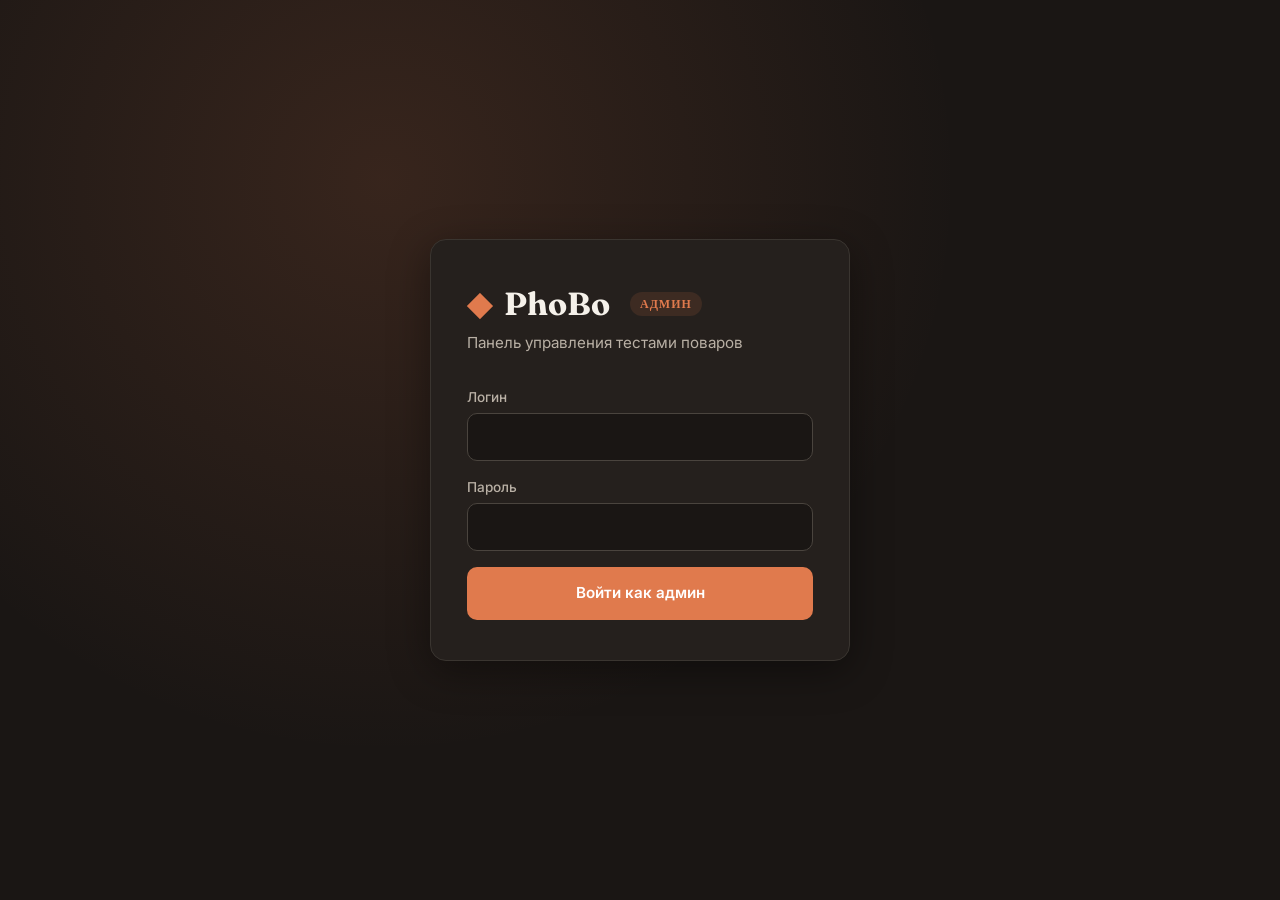
<file: admin.html>
<!DOCTYPE html>
<html lang="ru">
<head>
<meta charset="UTF-8">
<meta name="viewport" content="width=device-width, initial-scale=1.0">
<title>PhoBo · Админ</title>
<link rel="preconnect" href="https://fonts.googleapis.com">
<link rel="preconnect" href="https://fonts.gstatic.com" crossorigin>
<link href="https://fonts.googleapis.com/css2?family=Fraunces:wght@400;600;700&family=Inter:wght@400;500;600;700&display=swap" rel="stylesheet">
<style>
  :root {
    --bg:#1a1614; --bg-elev:#25201d; --bg-soft:#2e2824;
    --ink:#f5f1ea; --ink-soft:#b9b0a5; --ink-mute:#7d756d;
    --accent:#e07a4d; --accent-soft:rgba(224,122,77,0.12);
    --good:#6dbc8e; --good-soft:rgba(109,188,142,0.15);
    --bad:#e26464; --bad-soft:rgba(226,100,100,0.15);
    --warn:#e0b04a; --warn-soft:rgba(224,176,74,0.15);
    --line:#3a3530; --line-strong:#4a443e;
    --shadow:0 1px 3px rgba(0,0,0,.3),0 4px 12px rgba(0,0,0,.2);
    --shadow-lg:0 10px 40px rgba(0,0,0,.4);
    --radius:10px; --radius-lg:16px;
  }
  *{box-sizing:border-box;margin:0;padding:0}
  html,body{height:100%}
  body{font-family:'Inter',sans-serif;background:var(--bg);color:var(--ink);font-size:16px;line-height:1.5;-webkit-font-smoothing:antialiased}
  h1,h2,h3{font-family:'Fraunces',Georgia,serif;font-weight:600;letter-spacing:-.01em}
  h1{font-size:2rem} h2{font-size:1.5rem} h3{font-size:1.2rem}
  button{font:inherit;cursor:pointer;border:0;background:0;color:inherit}
  input,select,textarea{font:inherit;color:inherit}
  .hidden{display:none!important}

  .login-screen{min-height:100vh;display:flex;align-items:center;justify-content:center;padding:24px;background:radial-gradient(circle at 30% 20%,rgba(224,122,77,.15) 0%,transparent 50%),var(--bg)}
  .login-card{background:var(--bg-elev);border-radius:var(--radius-lg);padding:40px 36px;width:100%;max-width:420px;box-shadow:var(--shadow-lg);border:1px solid var(--line)}
  .login-logo{font-family:'Fraunces',serif;font-size:2rem;font-weight:700;margin-bottom:4px;display:flex;align-items:center;gap:12px}
  .login-logo::before{content:'◆';color:var(--accent)}
  .login-tag{font-size:.75rem;background:var(--accent-soft);color:var(--accent);padding:3px 10px;border-radius:12px;letter-spacing:.08em;text-transform:uppercase;margin-left:8px;font-weight:600}
  .login-sub{color:var(--ink-soft);font-size:.95rem;margin-bottom:32px}

  .form-group{margin-bottom:16px}
  .form-group label{display:block;font-size:.85rem;color:var(--ink-soft);margin-bottom:6px;font-weight:500}
  .form-group input,.form-group select,.form-group textarea{width:100%;padding:11px 14px;border:1.5px solid var(--line-strong);border-radius:var(--radius);background:var(--bg);color:var(--ink);transition:.15s}
  .form-group input:focus,.form-group select:focus,.form-group textarea:focus{outline:0;border-color:var(--accent)}

  .btn{display:inline-flex;align-items:center;justify-content:center;gap:8px;padding:11px 22px;border-radius:var(--radius);font-weight:600;font-size:.95rem;transition:.15s;border:1.5px solid transparent}
  .btn-primary{background:var(--accent);color:#fff}
  .btn-primary:hover{background:#cc6a3f}
  .btn-ghost{color:var(--ink);border-color:var(--line-strong)}
  .btn-ghost:hover{background:var(--bg-soft)}
  .btn-danger{color:var(--bad);border-color:var(--bad-soft);background:var(--bad-soft)}
  .btn-danger:hover{background:var(--bad);color:#fff}
  .btn-block{width:100%}
  .btn-lg{padding:14px 28px}
  .btn-sm{padding:7px 13px;font-size:.85rem}
  .login-error{background:var(--bad-soft);color:var(--bad);padding:10px 14px;border-radius:var(--radius);font-size:.88rem;margin-bottom:16px;display:none}
  .login-error.show{display:block}

  #app{min-height:100vh;display:grid;grid-template-columns:240px 1fr}
  .sidebar{background:var(--bg-elev);border-right:1px solid var(--line);padding:22px 14px;display:flex;flex-direction:column;gap:4px}
  .sidebar-brand{font-family:'Fraunces',serif;font-weight:700;font-size:1.2rem;padding:0 12px 22px;border-bottom:1px solid var(--line);margin-bottom:16px;display:flex;align-items:center;gap:10px}
  .sidebar-brand::before{content:'◆';color:var(--accent)}
  .sidebar-brand .tag{font-family:'Inter',sans-serif;font-size:.7rem;background:var(--accent);color:#fff;padding:2px 8px;border-radius:10px;letter-spacing:.08em}
  .nav-item{display:flex;align-items:center;gap:10px;padding:10px 12px;border-radius:8px;color:var(--ink-soft);font-size:.93rem;font-weight:500;transition:.15s;cursor:pointer;text-align:left;width:100%}
  .nav-item:hover{background:var(--bg-soft);color:var(--ink)}
  .nav-item.active{background:var(--accent-soft);color:var(--accent)}
  .nav-item .ico{width:18px;text-align:center}
  .sidebar-bottom{margin-top:auto;padding-top:16px;border-top:1px solid var(--line)}
  .sidebar-user{padding:8px 12px;font-size:.85rem;color:var(--ink-mute);margin-bottom:6px}
  .sidebar-user .name{color:var(--ink);font-weight:600;display:block;font-size:.95rem}

  .content{padding:32px 36px;max-width:1200px}
  .pageheader{margin-bottom:26px}
  .pageheader .crumb{font-size:.78rem;color:var(--ink-mute);text-transform:uppercase;letter-spacing:.1em;margin-bottom:6px}
  .pageheader p{color:var(--ink-soft);margin-top:4px}

  .stats-row{display:grid;grid-template-columns:repeat(auto-fit,minmax(180px,1fr));gap:14px;margin-bottom:28px}
  .stat-card{background:var(--bg-elev);padding:18px 20px;border-radius:var(--radius);border:1px solid var(--line)}
  .stat-card .label{font-size:.78rem;color:var(--ink-mute);text-transform:uppercase;letter-spacing:.08em;margin-bottom:6px}
  .stat-card .value{font-family:'Fraunces',serif;font-size:1.8rem;font-weight:600}
  .stat-card .value .small{font-size:.9rem;color:var(--ink-mute);font-weight:400}
  .stat-card .value.good{color:var(--good)}
  .stat-card .value.bad{color:var(--bad)}

  .table-wrap{background:var(--bg-elev);border:1px solid var(--line);border-radius:var(--radius);overflow:hidden;overflow-x:auto}
  table{width:100%;border-collapse:collapse}
  th,td{padding:12px 16px;text-align:left;border-bottom:1px solid var(--line);font-size:.92rem;white-space:nowrap}
  td.wrap{white-space:normal}
  th{background:var(--bg-soft);font-size:.78rem;text-transform:uppercase;letter-spacing:.08em;color:var(--ink-mute);font-weight:600}
  tr:last-child td{border-bottom:0}
  tr:hover td{background:var(--bg-soft)}
  td.num{font-variant-numeric:tabular-nums;font-weight:600}
  td.score-cell{font-family:'Fraunces',serif;font-weight:600}
  td.score-cell.good{color:var(--good)}
  td.score-cell.bad{color:var(--bad)}
  .row-clickable{cursor:pointer}
  .empty-state{padding:50px 30px;text-align:center;color:var(--ink-mute)}

  .filters{display:flex;gap:10px;margin-bottom:18px;flex-wrap:wrap;align-items:end}
  .filter-group{display:flex;flex-direction:column;gap:4px}
  .filter-group label{font-size:.78rem;color:var(--ink-mute);text-transform:uppercase;letter-spacing:.06em}
  .filter-group input,.filter-group select{padding:8px 12px;background:var(--bg-elev);border:1px solid var(--line-strong);border-radius:8px;color:var(--ink);min-width:160px}

  .badge{font-size:.75rem;padding:3px 8px;border-radius:12px;font-weight:500;display:inline-block}
  .badge-good{background:var(--good-soft);color:var(--good)}
  .badge-bad{background:var(--bad-soft);color:var(--bad)}
  .badge-warn{background:var(--warn-soft);color:var(--warn)}
  .badge-neutral{background:var(--bg-soft);color:var(--ink-soft)}
  .att-tag{font-size:.7rem;background:var(--warn-soft);color:var(--warn);padding:2px 7px;border-radius:10px;font-weight:600;margin-left:6px;letter-spacing:.04em;text-transform:uppercase}

  .modal-overlay{position:fixed;inset:0;background:rgba(0,0,0,.6);display:flex;align-items:center;justify-content:center;padding:20px;z-index:100;backdrop-filter:blur(3px)}
  .modal{background:var(--bg-elev);border-radius:var(--radius-lg);padding:28px;max-width:680px;width:100%;box-shadow:var(--shadow-lg);border:1px solid var(--line);max-height:88vh;overflow-y:auto}
  .modal h3{margin-bottom:18px}

  .question-review{background:var(--bg-elev);border:1px solid var(--line);border-radius:var(--radius);padding:14px 18px;margin-bottom:8px}
  .question-review.correct{border-left:4px solid var(--good)}
  .question-review.wrong{border-left:4px solid var(--bad)}
  .question-review .q-text{font-weight:600;margin-bottom:8px;font-size:.95rem}
  .question-review .answer-line{font-size:.88rem;padding:3px 0;color:var(--ink-soft)}
  .question-review .answer-line.correct-ans{color:var(--good)}

  .att-grade-row{padding:8px 12px;border-radius:6px;margin-bottom:5px;display:flex;align-items:center;gap:10px;font-size:.88rem;border:1px solid var(--line)}
  .att-grade-row.correct{background:var(--good-soft);border-color:var(--good)}
  .att-grade-row.wrong-gram{background:var(--warn-soft);border-color:var(--warn)}
  .att-grade-row.missing{background:var(--bad-soft);border-color:var(--bad)}
  .att-grade-row.extra{background:var(--bg-soft);color:var(--ink-mute)}
  .att-icon{width:22px;height:22px;border-radius:50%;display:flex;align-items:center;justify-content:center;font-weight:700;color:#fff;flex-shrink:0;font-size:.78rem}
  .att-icon.correct{background:var(--good)} .att-icon.wrong-gram{background:var(--warn)}
  .att-icon.missing{background:var(--bad)} .att-icon.extra{background:#666}

  /* Recipe editor */
  .recipe-editor{display:flex;flex-direction:column;gap:14px}
  .ing-row{display:grid;grid-template-columns:1fr 1fr 90px 36px;gap:8px;align-items:center}
  .ing-row input{padding:9px 11px;border:1.5px solid var(--line-strong);border-radius:7px;background:var(--bg);color:var(--ink);width:100%;font-size:.9rem}
  .ing-row input:focus{outline:0;border-color:var(--accent)}
  .ing-row input.gr{text-align:right;font-variant-numeric:tabular-nums;font-weight:600}
  .ing-row .del-btn{background:var(--bad-soft);color:var(--bad);width:36px;height:36px;border-radius:7px;display:flex;align-items:center;justify-content:center;font-weight:700}
  .ing-row .del-btn:hover{background:var(--bad);color:#fff}
  .add-row-btn{background:var(--bg);color:var(--ink-soft);border:1.5px dashed var(--line-strong);padding:9px;border-radius:7px;width:100%;font-weight:500;font-size:.9rem}
  .add-row-btn:hover{border-color:var(--accent);color:var(--accent);background:var(--accent-soft)}
  .photo-preview{width:120px;height:120px;border-radius:8px;object-fit:cover;border:1px solid var(--line);margin-bottom:8px}
  .photo-placeholder{width:120px;height:120px;border-radius:8px;background:var(--bg-soft);display:flex;align-items:center;justify-content:center;color:var(--ink-mute);font-size:.85rem;border:1.5px dashed var(--line-strong);margin-bottom:8px}

  .dish-list{display:flex;flex-direction:column;gap:8px}
  .dish-item{background:var(--bg-elev);border:1px solid var(--line);border-radius:var(--radius);padding:12px 16px;display:flex;align-items:center;gap:14px;cursor:pointer;transition:.15s}
  .dish-item:hover{border-color:var(--line-strong);background:var(--bg-soft)}
  .dish-item img{width:50px;height:50px;border-radius:6px;object-fit:cover;flex-shrink:0}
  .dish-item .ph-mini{width:50px;height:50px;border-radius:6px;background:var(--bg-soft);display:flex;align-items:center;justify-content:center;color:var(--ink-mute);font-size:1.2rem;flex-shrink:0}
  .dish-item .info{flex:1}
  .dish-item .info .name{font-weight:600}
  .dish-item .info .meta{font-size:.85rem;color:var(--ink-mute);margin-top:2px}
  .dept-tabs{display:flex;gap:6px;margin-bottom:18px;flex-wrap:wrap}
  .dept-tab{padding:7px 13px;background:var(--bg-elev);border:1px solid var(--line);border-radius:8px;font-size:.85rem;font-weight:500;color:var(--ink-soft);cursor:pointer;transition:.15s}
  .dept-tab:hover{color:var(--ink)}
  .dept-tab.active{background:var(--accent);color:#fff;border-color:var(--accent)}

  .chart-card{background:var(--bg-elev);border:1px solid var(--line);border-radius:var(--radius);padding:20px;margin-bottom:22px}
  .chart-card h3{margin-bottom:14px;font-size:1rem}
  .chart-svg{width:100%;height:200px;display:block}

  @media (max-width:800px){
    #app{grid-template-columns:1fr}
    .sidebar{flex-direction:row;padding:10px 14px;overflow-x:auto;border-right:0;border-bottom:1px solid var(--line);gap:4px}
    .sidebar-brand{padding:8px 12px;border:0;margin:0;flex-shrink:0;font-size:1rem}
    .sidebar-brand .tag{display:none}
    .nav-item{padding:8px 12px;font-size:.85rem;flex-shrink:0;width:auto}
    .nav-item .ico{display:none}
    .sidebar-bottom{display:none}
    .content{padding:22px 16px}
    th,td{padding:10px 12px;font-size:.85rem}
    h1{font-size:1.5rem}
    .ing-row{grid-template-columns:1fr 80px 32px;gap:6px}
    .ing-row input.vi{display:none}
  }
</style>
</head>
<body>

<div id="login-view" class="login-screen">
  <div class="login-card">
    <div class="login-logo">PhoBo<span class="login-tag">админ</span></div>
    <p class="login-sub">Панель управления тестами поваров</p>
    <div id="login-error" class="login-error"></div>
    <div class="form-group">
      <label>Логин</label>
      <input type="text" id="login-username" autocomplete="username">
    </div>
    <div class="form-group">
      <label>Пароль</label>
      <input type="password" id="login-password" autocomplete="current-password">
    </div>
    <button class="btn btn-primary btn-block btn-lg" id="login-btn">Войти как админ</button>
  </div>
</div>

<div id="app" class="hidden">
  <aside class="sidebar">
    <div class="sidebar-brand">PhoBo<span class="tag">АДМИН</span></div>
    <button class="nav-item active" data-view="overview"><span class="ico">▣</span> Обзор</button>
    <button class="nav-item" data-view="results"><span class="ico">▤</span> Все результаты</button>
    <button class="nav-item" data-view="users"><span class="ico">◉</span> Аккаунты</button>
    <button class="nav-item" data-view="by-cook"><span class="ico">◐</span> По поварам</button>
    <button class="nav-item" data-view="by-dept"><span class="ico">▦</span> По разделам</button>
    <button class="nav-item" data-view="recipes"><span class="ico">◇</span> Рецепты</button>
    <div class="sidebar-bottom">
      <div class="sidebar-user">
        <span class="name" id="sb-name">Шеф</span>
        Администратор
      </div>
      <button class="nav-item" id="logout-btn"><span class="ico">←</span> Выйти</button>
    </div>
  </aside>
  <main class="content" id="main-content"></main>
</div>

<script src="data.js"></script>
<script>
const Storage = {
  getUsers(){
    const u = localStorage.getItem('phobo_users');
    if (u) return JSON.parse(u);
    const d = [
      {username:'admin',password:'admin123',name:'Шеф',role:'admin'},
      {username:'povar1',password:'1234',name:'Иван (Повар)',role:'cook'},
      {username:'povar2',password:'1234',name:'Мария (Повар)',role:'cook'},
    ];
    localStorage.setItem('phobo_users', JSON.stringify(d));
    return d;
  },
  saveUsers(u){localStorage.setItem('phobo_users',JSON.stringify(u))},
  getSession(){const s=localStorage.getItem('phobo_admin_session');return s?JSON.parse(s):null},
  setSession(u){localStorage.setItem('phobo_admin_session',JSON.stringify(u))},
  clearSession(){localStorage.removeItem('phobo_admin_session')},
  getResults(){const r=localStorage.getItem('phobo_results');return r?JSON.parse(r):[]},
  deleteResult(id){
    const all = this.getResults().filter(r => r.id !== id);
    localStorage.setItem('phobo_results', JSON.stringify(all));
  },
  getDishOverrides(){const d=localStorage.getItem('phobo_dish_overrides');return d?JSON.parse(d):{dishes:{},pf:{}}},
  saveDishOverrides(o){localStorage.setItem('phobo_dish_overrides',JSON.stringify(o))},
};

// Get current dishes (with overrides applied)
function getDishes(){
  const o = Storage.getDishOverrides();
  const m = JSON.parse(JSON.stringify(DISHES));
  if (o.dishes) Object.keys(o.dishes).forEach(d => m[d] = o.dishes[d]);
  return m;
}
function getPF(){
  const o = Storage.getDishOverrides();
  const m = JSON.parse(JSON.stringify(PF_RECIPES));
  if (o.pf) Object.keys(o.pf).forEach(s => m[s] = o.pf[s]);
  return m;
}

let state = {user:null, view:'overview', recipeFilter:{section:null, isPF:false}};

function tryLogin(){
  const username = document.getElementById('login-username').value.trim().toLowerCase();
  const password = document.getElementById('login-password').value;
  const errEl = document.getElementById('login-error');
  errEl.classList.remove('show');
  if (!username || !password){errEl.textContent='Введи логин и пароль';errEl.classList.add('show');return}
  const users = Storage.getUsers();
  const user = users.find(u => u.username === username && u.password === password);
  if (!user || user.role !== 'admin'){
    errEl.textContent = 'Неверный логин/пароль или нет прав администратора';
    errEl.classList.add('show'); return;
  }
  Storage.setSession(user); state.user = user; showApp();
}

function logout(){
  Storage.clearSession(); state.user = null;
  document.getElementById('app').classList.add('hidden');
  document.getElementById('login-view').classList.remove('hidden');
  document.getElementById('login-username').value = '';
  document.getElementById('login-password').value = '';
}

function showApp(){
  document.getElementById('login-view').classList.add('hidden');
  document.getElementById('app').classList.remove('hidden');
  document.getElementById('sb-name').textContent = state.user.name;
  setView('overview');
}

function setView(view){
  state.view = view;
  document.querySelectorAll('.nav-item').forEach(n => n.classList.toggle('active', n.dataset.view === view));
  if (view === 'overview') renderOverview();
  else if (view === 'results') renderAllResults();
  else if (view === 'users') renderUsers();
  else if (view === 'by-cook') renderByCook();
  else if (view === 'by-dept') renderByDept();
  else if (view === 'recipes') renderRecipes();
  window.scrollTo(0, 0);
}

function renderOverview(){
  const main = document.getElementById('main-content');
  const users = Storage.getUsers();
  const cooks = users.filter(u => u.role === 'cook');
  const results = Storage.getResults();
  const totalAttempts = results.length;
  const avgScore = totalAttempts > 0
    ? Math.round(results.reduce((s, r) => s + (r.mode==='attestation'?r.score*100:r.correct/r.total*100), 0) / totalAttempts) : 0;
  const last7 = results.filter(r => Date.now() - new Date(r.completedAt).getTime() < 7*24*3600*1000).length;
  const attCount = results.filter(r => r.mode === 'attestation').length;

  const recent = results.slice().reverse().slice(0, 8);
  const recentRows = recent.length > 0 ? recent.map(r => {
    const isAtt = r.mode === 'attestation';
    const pct = isAtt ? Math.round(r.score*100) : Math.round(r.correct/r.total*100);
    const cls = pct >= 80 ? 'good' : pct >= 60 ? '' : 'bad';
    const date = new Date(r.completedAt).toLocaleString('ru-RU', {dateStyle:'short', timeStyle:'short'});
    const detail = isAtt ? (r.dish.ru) : (r.correct + '/' + r.total);
    return `<tr class="row-clickable" data-id="${r.id}">
      <td><strong>${escapeHtml(r.name)}</strong></td>
      <td>${escapeHtml(r.department)}${isAtt ? '<span class="att-tag">атт</span>' : ''}</td>
      <td>${escapeHtml(detail)}</td>
      <td class="score-cell ${cls}">${pct}%</td>
      <td>${date}</td>
    </tr>`;
  }).join('') : '<tr><td colspan="5" class="empty-state">Никто ещё не проходил тестов</td></tr>';

  // Chart of last 30 days
  const chart = renderTrendChart(results);

  main.innerHTML = `
    <div class="pageheader">
      <div class="crumb">Главная</div>
      <h1>Обзор</h1>
      <p>Сводка по тестам твоей кухни.</p>
    </div>
    <div class="stats-row">
      <div class="stat-card"><div class="label">Поваров</div><div class="value">${cooks.length}</div></div>
      <div class="stat-card"><div class="label">Тестов всего</div><div class="value">${totalAttempts}</div></div>
      <div class="stat-card"><div class="label">Аттестаций</div><div class="value">${attCount}</div></div>
      <div class="stat-card"><div class="label">За 7 дней</div><div class="value">${last7}</div></div>
      <div class="stat-card"><div class="label">Средний балл</div><div class="value ${avgScore>=80?'good':avgScore<60?'bad':''}">${avgScore}<span class="small">%</span></div></div>
    </div>
    ${chart ? '<div class="chart-card"><h3>Динамика среднего балла кухни (по дням)</h3>' + chart + '</div>' : ''}
    <h3 style="margin-bottom:12px;">Последние тесты</h3>
    <div class="table-wrap">
      <table><thead><tr><th>Повар</th><th>Раздел</th><th>Детали</th><th>Балл</th><th>Когда</th></tr></thead>
      <tbody>${recentRows}</tbody></table>
    </div>`;

  document.querySelectorAll('.row-clickable').forEach(row => {
    row.addEventListener('click', () => showResultDetail(row.dataset.id));
  });
}

function renderAllResults(){
  const main = document.getElementById('main-content');
  const users = Storage.getUsers().filter(u => u.role === 'cook');
  const departments = [...new Set([...Object.keys(DISHES), ...Object.keys(PF_RECIPES)])];

  main.innerHTML = `
    <div class="pageheader">
      <div class="crumb">Результаты</div>
      <h1>Все попытки</h1>
      <p>Каждое прохождение теста или аттестации.</p>
    </div>
    <div class="filters">
      <div class="filter-group"><label>Повар</label>
        <select id="f-user"><option value="">Все</option>${users.map(u => '<option value="' + escapeHtml(u.username) + '">' + escapeHtml(u.name) + '</option>').join('')}</select>
      </div>
      <div class="filter-group"><label>Раздел</label>
        <select id="f-dept"><option value="">Все</option>${departments.map(d => '<option value="' + escapeHtml(d) + '">' + escapeHtml(d) + '</option>').join('')}</select>
      </div>
      <div class="filter-group"><label>Тип</label>
        <select id="f-mode"><option value="">Все</option><option value="test">Тест</option><option value="attestation">Аттестация</option></select>
      </div>
      <div class="filter-group"><label>Только провалы</label>
        <select id="f-fails"><option value="">Нет</option><option value="1">&lt;60%</option></select>
      </div>
    </div>
    <div id="results-table"></div>`;

  const refresh = () => {
    const fUser = document.getElementById('f-user').value;
    const fDept = document.getElementById('f-dept').value;
    const fMode = document.getElementById('f-mode').value;
    const fFails = document.getElementById('f-fails').value;
    let results = Storage.getResults().slice().reverse();
    if (fUser) results = results.filter(r => r.username === fUser);
    if (fDept) results = results.filter(r => r.department === fDept);
    if (fMode) results = results.filter(r => (r.mode || 'test') === fMode);
    if (fFails) results = results.filter(r => {
      const pct = r.mode==='attestation' ? r.score*100 : r.correct/r.total*100;
      return pct < 60;
    });

    const rows = results.length > 0 ? results.map(r => {
      const isAtt = r.mode === 'attestation';
      const pct = isAtt ? Math.round(r.score*100) : Math.round(r.correct/r.total*100);
      const cls = pct >= 80 ? 'good' : pct >= 60 ? '' : 'bad';
      const date = new Date(r.completedAt).toLocaleString('ru-RU', {dateStyle:'short', timeStyle:'short'});
      const detail = isAtt ? (r.dish.ru) : (r.correct + '/' + r.total + ' верно');
      return `<tr class="row-clickable" data-id="${r.id}">
        <td><strong>${escapeHtml(r.name)}</strong></td>
        <td>${escapeHtml(r.department)}</td>
        <td>${isAtt ? '<span class="badge badge-warn">аттестация</span>' : '<span class="badge badge-neutral">тест</span>'}</td>
        <td class="wrap">${escapeHtml(detail)}</td>
        <td class="score-cell ${cls}">${pct}%</td>
        <td>${date}</td>
        <td>${r.durationSec ? Math.round(r.durationSec/60) + ' мин' : '—'}</td>
      </tr>`;
    }).join('') : '<tr><td colspan="7" class="empty-state">Нет результатов по этим фильтрам</td></tr>';

    document.getElementById('results-table').innerHTML = `
      <div class="table-wrap"><table>
        <thead><tr><th>Повар</th><th>Раздел</th><th>Тип</th><th>Детали</th><th>Балл</th><th>Когда</th><th>Время</th></tr></thead>
        <tbody>${rows}</tbody></table></div>
      <p style="margin-top:12px;color:var(--ink-mute);font-size:.85rem;">Найдено: ${results.length}. Кликни строку чтобы увидеть разбор.</p>`;

    document.querySelectorAll('.row-clickable').forEach(row => {
      row.addEventListener('click', () => showResultDetail(row.dataset.id));
    });
  };

  ['f-user','f-dept','f-mode','f-fails'].forEach(id => document.getElementById(id).addEventListener('change', refresh));
  refresh();
}

function showResultDetail(id){
  const r = Storage.getResults().find(x => x.id === id);
  if (!r) return;
  const isAtt = r.mode === 'attestation';
  const pct = isAtt ? Math.round(r.score*100) : Math.round(r.correct/r.total*100);
  const cls = pct >= 80 ? 'good' : pct >= 60 ? '' : 'bad';
  const date = new Date(r.completedAt).toLocaleString('ru-RU', {dateStyle:'long', timeStyle:'short'});

  let body;
  if (isAtt){
    const gradeHtml = (r.grading || []).map(g => {
      if (g.status === 'correct'){
        return `<div class="att-grade-row correct"><div class="att-icon correct">✓</div><div><strong>${escapeHtml(g.truthRu)}</strong> · ${escapeHtml(g.truthGrams)}г</div></div>`;
      }
      if (g.status === 'wrong-gram'){
        return `<div class="att-grade-row wrong-gram"><div class="att-icon wrong-gram">!</div><div><strong>${escapeHtml(g.truthRu)}</strong> — повар: ${escapeHtml(g.userGrams)}г, надо: <strong>${escapeHtml(g.truthGrams)}г</strong></div></div>`;
      }
      if (g.status === 'missing'){
        return `<div class="att-grade-row missing"><div class="att-icon missing">−</div><div><strong>${escapeHtml(g.truthRu)}</strong> · ${escapeHtml(g.truthGrams)}г · забыл</div></div>`;
      }
      if (g.status === 'extra'){
        return `<div class="att-grade-row extra"><div class="att-icon extra">+</div><div>${escapeHtml(g.userName||'?')} · ${escapeHtml(g.userGrams||'?')}г · лишнее</div></div>`;
      }
      return '';
    }).join('');
    body = `<p style="color:var(--ink-soft);margin-bottom:18px;">${escapeHtml(r.dish.ru)} (${escapeHtml(r.dish.vi)}) · ${date} · <span class="score-cell ${cls}" style="font-family:'Fraunces',serif;font-weight:600;">${pct}% (${r.correct}/${r.total})</span></p>
      <div style="max-height:50vh;overflow-y:auto;margin-bottom:18px;">${gradeHtml}</div>`;
  } else {
    const reviewHtml = (r.answers || []).map((a, i) => {
      const userAnsText = (a.userAnswer !== null && a.userAnswer !== undefined) ? a.options[a.userAnswer] : '— нет ответа —';
      const correctAnsText = a.options[a.correct];
      const qText = (a.question && typeof a.question === 'object') ? a.question.main : a.question;
      return `<div class="question-review ${a.isCorrect?'correct':'wrong'}">
        <div class="q-text">${i+1}. ${escapeHtml(qText)}</div>
        <div class="answer-line">Ответ: <strong>${escapeHtml(userAnsText)}</strong> ${a.isCorrect?'✓':'✗'}</div>
        ${!a.isCorrect ? '<div class="answer-line correct-ans">Правильно: <strong>' + escapeHtml(correctAnsText) + '</strong></div>' : ''}
      </div>`;
    }).join('');
    body = `<p style="color:var(--ink-soft);margin-bottom:18px;">${date} · <span class="score-cell ${cls}" style="font-family:'Fraunces',serif;font-weight:600;">${pct}% (${r.correct}/${r.total})</span></p>
      <div style="max-height:50vh;overflow-y:auto;margin-bottom:18px;">${reviewHtml}</div>`;
  }

  showModal(`
    <h3>${escapeHtml(r.name)} · ${escapeHtml(r.department)}${isAtt?' · Аттестация':''}</h3>
    ${body}
    <div style="display:flex;gap:10px;justify-content:flex-end;">
      <button class="btn btn-danger btn-sm" id="del-result">Удалить попытку</button>
      <button class="btn btn-ghost btn-sm" id="close-modal">Закрыть</button>
    </div>`);

  document.getElementById('close-modal').addEventListener('click', closeModal);
  document.getElementById('del-result').addEventListener('click', () => {
    if (confirm('Удалить эту попытку?')){
      Storage.deleteResult(id);
      closeModal();
      setView(state.view);
    }
  });
}

function renderUsers(){
  const main = document.getElementById('main-content');
  const users = Storage.getUsers();
  const rows = users.map((u, idx) => {
    const userResults = Storage.getResults().filter(r => r.username === u.username);
    return `<tr>
      <td><strong>${escapeHtml(u.name)}</strong></td>
      <td><code style="background:var(--bg-soft);padding:2px 6px;border-radius:4px;">${escapeHtml(u.username)}</code></td>
      <td>${u.role === 'admin' ? '<span class="badge badge-good">Админ</span>' : '<span class="badge badge-neutral">Повар</span>'}</td>
      <td class="num">${userResults.length}</td>
      <td>
        <button class="btn btn-ghost btn-sm" data-edit="${idx}">Изменить</button>
        ${u.username !== state.user.username ? '<button class="btn btn-danger btn-sm" data-del="' + idx + '">Удалить</button>' : ''}
      </td>
    </tr>`;
  }).join('');

  main.innerHTML = `
    <div class="pageheader">
      <div class="crumb">Аккаунты</div>
      <h1>Управление аккаунтами</h1>
      <p>Создавай аккаунты для поваров. Только ты можешь добавлять новых.</p>
    </div>
    <div style="margin-bottom:18px;"><button class="btn btn-primary" id="add-user">+ Добавить аккаунт</button></div>
    <div class="table-wrap"><table>
      <thead><tr><th>Имя</th><th>Логин</th><th>Роль</th><th>Тестов</th><th></th></tr></thead>
      <tbody>${rows}</tbody></table></div>`;

  document.getElementById('add-user').addEventListener('click', () => showUserModal(null));
  document.querySelectorAll('[data-edit]').forEach(b => b.addEventListener('click', () => showUserModal(parseInt(b.dataset.edit))));
  document.querySelectorAll('[data-del]').forEach(b => {
    b.addEventListener('click', () => {
      const idx = parseInt(b.dataset.del);
      if (confirm('Удалить аккаунт «' + users[idx].name + '»? История его тестов сохранится.')){
        users.splice(idx, 1); Storage.saveUsers(users); renderUsers();
      }
    });
  });
}

function showUserModal(editIdx){
  const users = Storage.getUsers();
  const u = editIdx !== null ? users[editIdx] : {username:'',password:'',name:'',role:'cook'};
  const isEdit = editIdx !== null;

  showModal(`
    <h3>${isEdit?'Изменить аккаунт':'Новый аккаунт'}</h3>
    <div class="form-group"><label>Имя (как видно в результатах)</label>
      <input type="text" id="u-name" value="${escapeHtml(u.name)}" placeholder="Иван Петров"></div>
    <div class="form-group"><label>Логин (латиница, без пробелов)</label>
      <input type="text" id="u-username" value="${escapeHtml(u.username)}" ${isEdit?'readonly style="opacity:.6;"':''} placeholder="ivan"></div>
    <div class="form-group"><label>Пароль ${isEdit?'(пусто = не менять)':''}</label>
      <input type="text" id="u-password" placeholder="${isEdit?'••••••':'минимум 4 символа'}"></div>
    <div class="form-group"><label>Роль</label>
      <select id="u-role" ${u.username===state.user.username?'disabled':''}>
        <option value="cook" ${u.role==='cook'?'selected':''}>Повар</option>
        <option value="admin" ${u.role==='admin'?'selected':''}>Админ</option>
      </select></div>
    <div id="u-error" class="login-error"></div>
    <div style="display:flex;gap:10px;justify-content:flex-end;margin-top:8px;">
      <button class="btn btn-ghost btn-sm" id="close-modal">Отмена</button>
      <button class="btn btn-primary btn-sm" id="save-user">Сохранить</button>
    </div>`);

  document.getElementById('close-modal').addEventListener('click', closeModal);
  document.getElementById('save-user').addEventListener('click', () => {
    const name = document.getElementById('u-name').value.trim();
    const username = document.getElementById('u-username').value.trim().toLowerCase();
    const password = document.getElementById('u-password').value;
    const role = document.getElementById('u-role').value;
    const errEl = document.getElementById('u-error');

    if (!name || !username){errEl.textContent='Заполни имя и логин';errEl.classList.add('show');return}
    if (!isEdit && (!password || password.length < 4)){errEl.textContent='Пароль минимум 4 символа';errEl.classList.add('show');return}
    if (!/^[a-z0-9_]+$/.test(username)){errEl.textContent='Логин: латиница, цифры, _';errEl.classList.add('show');return}
    if (!isEdit && users.some(x => x.username === username)){errEl.textContent='Такой логин уже занят';errEl.classList.add('show');return}

    const fresh = Storage.getUsers();
    if (isEdit){
      fresh[editIdx].name = name;
      if (password) fresh[editIdx].password = password;
      if (fresh[editIdx].username !== state.user.username) fresh[editIdx].role = role;
    } else {
      fresh.push({username, password, name, role});
    }
    Storage.saveUsers(fresh);
    closeModal();
    renderUsers();
  });
}

function renderByCook(){
  const main = document.getElementById('main-content');
  const users = Storage.getUsers().filter(u => u.role === 'cook');
  const results = Storage.getResults();

  const stats = users.map(u => {
    const ur = results.filter(r => r.username === u.username);
    const total = ur.length;
    const avgPct = total > 0 ? Math.round(ur.reduce((s,r) => s + (r.mode==='attestation'?r.score*100:r.correct/r.total*100), 0) / total) : 0;
    const fails = ur.filter(r => (r.mode==='attestation'?r.score*100:r.correct/r.total*100) < 60).length;
    const att = ur.filter(r => r.mode === 'attestation').length;
    const lastDate = ur.length > 0 ? new Date(ur[ur.length-1].completedAt) : null;
    return {...u, total, avgPct, fails, att, lastDate, results: ur};
  }).sort((a,b) => b.total - a.total);

  const rows = stats.length > 0 ? stats.map(u => {
    const cls = u.avgPct >= 80 ? 'good' : u.avgPct >= 60 ? '' : 'bad';
    const lastStr = u.lastDate ? u.lastDate.toLocaleDateString('ru-RU') : '—';
    return `<tr class="row-clickable" data-username="${escapeHtml(u.username)}">
      <td><strong>${escapeHtml(u.name)}</strong></td>
      <td class="num">${u.total}</td>
      <td class="num">${u.att}</td>
      <td class="score-cell ${cls}">${u.total>0?u.avgPct+'%':'—'}</td>
      <td>${u.fails>0?'<span class="badge badge-bad">'+u.fails+'</span>':'<span class="badge badge-good">0</span>'}</td>
      <td>${lastStr}</td>
    </tr>`;
  }).join('') : '<tr><td colspan="6" class="empty-state">Аккаунтов поваров нет</td></tr>';

  // Build chart per cook
  const cookCharts = stats.filter(u => u.results.length >= 2).map(u => 
    `<div class="chart-card"><h3>${escapeHtml(u.name)}</h3>${renderTrendChart(u.results)}</div>`
  ).join('');

  main.innerHTML = `
    <div class="pageheader">
      <div class="crumb">Аналитика</div>
      <h1>По поварам</h1>
      <p>Кто как справляется. Кликни строку чтобы увидеть все его попытки.</p>
    </div>
    <div class="table-wrap"><table>
      <thead><tr><th>Повар</th><th>Тестов</th><th>Аттестаций</th><th>Средний балл</th><th>Провалы</th><th>Последний</th></tr></thead>
      <tbody>${rows}</tbody></table></div>
    ${cookCharts ? '<h3 style="margin-top:32px;margin-bottom:14px;">Графики прогресса</h3>' + cookCharts : ''}`;

  document.querySelectorAll('[data-username]').forEach(row => {
    row.addEventListener('click', () => {
      setView('results');
      setTimeout(() => {
        const sel = document.getElementById('f-user');
        if (sel){ sel.value = row.dataset.username; sel.dispatchEvent(new Event('change')); }
      }, 50);
    });
  });
}

function renderByDept(){
  const main = document.getElementById('main-content');
  const results = Storage.getResults();
  const allDepts = [...new Set([...Object.keys(getDishes()), ...Object.keys(getPF())])];

  const deptStats = allDepts.map(d => {
    const dr = results.filter(r => r.department === d);
    const total = dr.length;
    const avgPct = total > 0 ? Math.round(dr.reduce((s,r) => s + (r.mode==='attestation'?r.score*100:r.correct/r.total*100), 0) / total) : 0;
    const fails = dr.filter(r => (r.mode==='attestation'?r.score*100:r.correct/r.total*100) < 60).length;
    const items = (getDishes()[d] || getPF()[d] || []).length;
    return {department:d, total, avgPct, fails, items, qCount:(QUESTIONS_DB[d]||[]).length};
  }).sort((a,b) => b.total - a.total);

  const rows = deptStats.map(d => {
    const cls = d.avgPct >= 80 ? 'good' : d.avgPct >= 60 ? '' : 'bad';
    return `<tr class="row-clickable" data-dept="${escapeHtml(d.department)}">
      <td><strong>${escapeHtml(d.department)}</strong></td>
      <td class="num">${d.items}</td>
      <td class="num">${d.qCount}</td>
      <td class="num">${d.total}</td>
      <td class="score-cell ${cls}">${d.total>0?d.avgPct+'%':'—'}</td>
      <td>${d.fails>0?'<span class="badge badge-bad">'+d.fails+'</span>':'<span class="badge badge-good">0</span>'}</td>
    </tr>`;
  }).join('');

  main.innerHTML = `
    <div class="pageheader">
      <div class="crumb">Аналитика</div>
      <h1>По разделам</h1>
      <p>Где у кухни слабые места.</p>
    </div>
    <div class="table-wrap"><table>
      <thead><tr><th>Раздел</th><th>Блюд</th><th>Вопросов</th><th>Попыток</th><th>Средний балл</th><th>Провалы</th></tr></thead>
      <tbody>${rows}</tbody></table></div>`;

  document.querySelectorAll('[data-dept]').forEach(row => {
    row.addEventListener('click', () => {
      setView('results');
      setTimeout(() => {
        const sel = document.getElementById('f-dept');
        if (sel){ sel.value = row.dataset.dept; sel.dispatchEvent(new Event('change')); }
      }, 50);
    });
  });
}

// ============ RECIPE EDITOR ============
function renderRecipes(){
  const main = document.getElementById('main-content');
  const dishes = getDishes();
  const pf = getPF();
  const allSections = [
    ...Object.keys(dishes).map(d => ({name:d, isPF:false})),
    ...Object.keys(pf).map(d => ({name:d, isPF:true}))
  ];
  
  if (!state.recipeFilter.section && allSections.length > 0){
    state.recipeFilter = {section: allSections[0].name, isPF: allSections[0].isPF};
  }
  
  const tabsHtml = allSections.map(s => {
    const isActive = state.recipeFilter.section === s.name && state.recipeFilter.isPF === s.isPF;
    return `<button class="dept-tab ${isActive?'active':''}" data-section="${escapeHtml(s.name)}" data-pf="${s.isPF?'1':'0'}">${escapeHtml(s.name)}${s.isPF?' (ПФ)':''}</button>`;
  }).join('');
  
  const items = state.recipeFilter.isPF ? (pf[state.recipeFilter.section] || []) : (dishes[state.recipeFilter.section] || []);
  
  const dishesHtml = items.length > 0 ? items.map((dish, idx) => {
    const photoEl = dish.photo
      ? '<img src="' + escapeHtml(dish.photo) + '">'
      : '<div class="ph-mini">◇</div>';
    return `<div class="dish-item" data-idx="${idx}">
      ${photoEl}
      <div class="info">
        <div class="name">${escapeHtml(dish.ru)} ${dish.portion ? '<span style="color:var(--ink-mute);font-weight:400;">· ' + dish.portion + 'г</span>' : ''}</div>
        <div class="meta">${escapeHtml(dish.vi)} · ${dish.ingredients.length} ингредиентов</div>
      </div>
      <span style="color:var(--ink-mute);">→</span>
    </div>`;
  }).join('') : '<div class="empty-state">В этом разделе пусто</div>';

  main.innerHTML = `
    <div class="pageheader">
      <div class="crumb">Рецепты</div>
      <h1>Управление рецептами</h1>
      <p>Меняй ингредиенты и граммовки. Изменения сразу применяются в тестах и аттестациях. Можешь добавить фото блюд (необязательно).</p>
    </div>
    <div class="dept-tabs">${tabsHtml}</div>
    <div style="margin-bottom:14px;display:flex;justify-content:space-between;align-items:center;gap:10px;flex-wrap:wrap;">
      <span style="color:var(--ink-soft);font-size:.9rem;">${items.length} блюд</span>
      <button class="btn btn-primary btn-sm" id="add-dish">+ Новое блюдо</button>
    </div>
    <div class="dish-list">${dishesHtml}</div>`;
  
  document.querySelectorAll('.dept-tab').forEach(t => {
    t.addEventListener('click', () => {
      state.recipeFilter = {section: t.dataset.section, isPF: t.dataset.pf === '1'};
      renderRecipes();
    });
  });
  document.querySelectorAll('.dish-item').forEach(d => {
    d.addEventListener('click', () => editRecipe(parseInt(d.dataset.idx)));
  });
  document.getElementById('add-dish').addEventListener('click', () => editRecipe(null));
}

function editRecipe(idx){
  const isPF = state.recipeFilter.isPF;
  const section = state.recipeFilter.section;
  const items = isPF ? getPF()[section] : getDishes()[section];
  
  const isNew = idx === null;
  const dish = isNew 
    ? {ru:'', vi:'', portion:'', photo:'', ingredients:[{ru:'',vi:'',grams:''}]}
    : JSON.parse(JSON.stringify(items[idx]));
  if (!dish.ingredients) dish.ingredients = [];
  
  function renderModalContent(){
    const ingsHtml = dish.ingredients.map((ing, i) => `
      <div class="ing-row">
        <input type="text" placeholder="Ингредиент (RU)" value="${escapeHtml(ing.ru || '')}" data-idx="${i}" data-field="ru">
        <input type="text" class="vi" placeholder="Tên (VI)" value="${escapeHtml(ing.vi || '')}" data-idx="${i}" data-field="vi">
        <input type="text" class="gr" inputmode="decimal" placeholder="г" value="${escapeHtml(ing.grams || '')}" data-idx="${i}" data-field="grams">
        <button class="del-btn" data-del="${i}">×</button>
      </div>`).join('');
    
    const photoEl = dish.photo 
      ? '<img class="photo-preview" src="' + escapeHtml(dish.photo) + '">'
      : '<div class="photo-placeholder">нет фото</div>';
    
    return `
      <h3>${isNew ? 'Новое блюдо' : 'Редактирование рецепта'}${dish.ru ? ': ' + escapeHtml(dish.ru) : ''}</h3>
      <div class="form-group">
        <label>Название (русский)</label>
        <input type="text" id="d-ru" value="${escapeHtml(dish.ru)}" placeholder="Суп Фо Бо">
      </div>
      <div class="form-group">
        <label>Tên (tiếng Việt)</label>
        <input type="text" id="d-vi" value="${escapeHtml(dish.vi)}" placeholder="Phở Bò">
      </div>
      <div class="form-group">
        <label>Порция (граммы, опционально)</label>
        <input type="text" id="d-portion" value="${escapeHtml(dish.portion || '')}" placeholder="800">
      </div>
      <div class="form-group">
        <label>Фото блюда (опционально)</label>
        ${photoEl}
        <input type="file" id="d-photo-file" accept="image/*" style="margin-bottom:8px;">
        <div style="display:flex;gap:6px;">
          ${dish.photo ? '<button class="btn btn-danger btn-sm" id="d-photo-remove">Убрать фото</button>' : ''}
        </div>
      </div>
      <div class="form-group">
        <label>Ингредиенты (Поле RU обязательно. VI можно оставить пустым.)</label>
        <div class="recipe-editor" id="ings-editor">${ingsHtml}</div>
        <button class="add-row-btn" id="add-ing" style="margin-top:8px;">+ Добавить ингредиент</button>
      </div>
      <div id="r-error" class="login-error"></div>
      <div style="display:flex;gap:10px;justify-content:space-between;margin-top:18px;flex-wrap:wrap;">
        ${!isNew ? '<button class="btn btn-danger btn-sm" id="r-delete">Удалить блюдо</button>' : '<span></span>'}
        <div style="display:flex;gap:8px;">
          <button class="btn btn-ghost btn-sm" id="close-modal">Отмена</button>
          <button class="btn btn-primary btn-sm" id="r-save">Сохранить</button>
        </div>
      </div>`;
  }
  
  function bindModalEvents(){
    document.getElementById('close-modal').addEventListener('click', closeModal);
    
    document.querySelectorAll('#ings-editor input').forEach(inp => {
      inp.addEventListener('input', e => {
        const i = parseInt(e.target.dataset.idx);
        dish.ingredients[i][e.target.dataset.field] = e.target.value;
      });
    });
    document.querySelectorAll('#ings-editor .del-btn').forEach(b => {
      b.addEventListener('click', e => {
        const i = parseInt(e.target.dataset.del);
        dish.ingredients.splice(i, 1);
        if (dish.ingredients.length === 0) dish.ingredients = [{ru:'',vi:'',grams:''}];
        rerender();
      });
    });
    document.getElementById('add-ing').addEventListener('click', () => {
      dish.ingredients.push({ru:'',vi:'',grams:''});
      rerender();
      setTimeout(() => {
        const inputs = document.querySelectorAll('#ings-editor input[data-field="ru"]');
        if (inputs.length) inputs[inputs.length-1].focus();
      }, 50);
    });
    
    document.getElementById('d-photo-file').addEventListener('change', e => {
      const file = e.target.files[0];
      if (!file) return;
      // Resize to ~600px max via canvas to keep storage small
      const reader = new FileReader();
      reader.onload = ev => {
        const img = new Image();
        img.onload = () => {
          const maxW = 600;
          const ratio = Math.min(1, maxW / img.width);
          const w = Math.round(img.width * ratio);
          const h = Math.round(img.height * ratio);
          const canvas = document.createElement('canvas');
          canvas.width = w; canvas.height = h;
          const ctx = canvas.getContext('2d');
          ctx.drawImage(img, 0, 0, w, h);
          dish.photo = canvas.toDataURL('image/jpeg', 0.7);
          rerender();
        };
        img.src = ev.target.result;
      };
      reader.readAsDataURL(file);
    });
    
    if (document.getElementById('d-photo-remove')){
      document.getElementById('d-photo-remove').addEventListener('click', () => {
        dish.photo = '';
        rerender();
      });
    }
    
    if (document.getElementById('r-delete')){
      document.getElementById('r-delete').addEventListener('click', () => {
        if (!confirm('Точно удалить блюдо «' + dish.ru + '»?')) return;
        const overrides = Storage.getDishOverrides();
        const target = isPF ? 'pf' : 'dishes';
        if (!overrides[target]) overrides[target] = {};
        if (!overrides[target][section]) overrides[target][section] = JSON.parse(JSON.stringify(items));
        overrides[target][section].splice(idx, 1);
        Storage.saveDishOverrides(overrides);
        closeModal();
        renderRecipes();
      });
    }
    
    // Save inputs as user types into dish ru/vi/portion
    ['d-ru','d-vi','d-portion'].forEach(id => {
      document.getElementById(id).addEventListener('input', e => {
        const key = id.replace('d-','');
        dish[key] = e.target.value;
      });
    });
    
    document.getElementById('r-save').addEventListener('click', () => {
      const errEl = document.getElementById('r-error');
      errEl.classList.remove('show');
      
      if (!dish.ru.trim()){errEl.textContent='Заполни название (RU)';errEl.classList.add('show');return}
      // Filter out empty ingredient rows
      const validIngs = dish.ingredients.filter(i => i.ru && i.ru.trim() && i.grams && String(i.grams).trim());
      if (validIngs.length === 0){errEl.textContent='Добавь хотя бы один ингредиент';errEl.classList.add('show');return}
      
      const finalDish = {
        ru: dish.ru.trim(),
        vi: (dish.vi || '').trim(),
        portion: (dish.portion || '').trim() || null,
        photo: dish.photo || '',
        ingredients: validIngs.map(i => ({
          ru: i.ru.trim(), vi: (i.vi || '').trim(), grams: String(i.grams).trim()
        })),
        instruction_ru: dish.instruction_ru || null,
        instruction_vi: dish.instruction_vi || null
      };
      
      const overrides = Storage.getDishOverrides();
      const target = isPF ? 'pf' : 'dishes';
      if (!overrides[target]) overrides[target] = {};
      if (!overrides[target][section]) overrides[target][section] = JSON.parse(JSON.stringify(items));
      
      if (isNew){
        overrides[target][section].push(finalDish);
      } else {
        overrides[target][section][idx] = finalDish;
      }
      Storage.saveDishOverrides(overrides);
      closeModal();
      renderRecipes();
    });
  }
  
  function rerender(){
    document.querySelector('.modal').innerHTML = renderModalContent();
    bindModalEvents();
  }
  
  showModal(renderModalContent());
  bindModalEvents();
}

// ============ TREND CHART ============
function renderTrendChart(results){
  if (!results || results.length < 2) return '';
  const byDate = {};
  results.forEach(r => {
    const day = new Date(r.completedAt).toISOString().slice(0, 10);
    const pct = r.mode === 'attestation' ? r.score * 100 : (r.correct / r.total * 100);
    if (!byDate[day]) byDate[day] = [];
    byDate[day].push(pct);
  });
  const dates = Object.keys(byDate).sort();
  if (dates.length < 2) return '';
  const points = dates.map(d => ({date:d, avg: byDate[d].reduce((s,v)=>s+v,0) / byDate[d].length}));
  
  const W = 800, H = 200, PAD_L = 36, PAD_R = 12, PAD_T = 14, PAD_B = 28;
  const innerW = W - PAD_L - PAD_R, innerH = H - PAD_T - PAD_B;
  const xStep = points.length > 1 ? innerW / (points.length - 1) : innerW;
  const xy = points.map((p, i) => ({
    x: PAD_L + i * xStep,
    y: PAD_T + innerH - (p.avg / 100) * innerH,
    avg: p.avg, date: p.date
  }));
  const linePath = xy.map((p, i) => (i === 0 ? 'M' : 'L') + p.x.toFixed(1) + ',' + p.y.toFixed(1)).join(' ');
  const areaPath = linePath + ' L' + xy[xy.length-1].x + ',' + (PAD_T+innerH) + ' L' + xy[0].x + ',' + (PAD_T+innerH) + ' Z';

  const yLabels = [0, 50, 100].map(v => {
    const y = PAD_T + innerH - (v / 100) * innerH;
    return `<line x1="${PAD_L}" y1="${y}" x2="${W - PAD_R}" y2="${y}" stroke="var(--line)" stroke-dasharray="2,3"/>
      <text x="${PAD_L - 6}" y="${y + 4}" text-anchor="end" font-size="10" fill="var(--ink-mute)">${v}%</text>`;
  }).join('');
  const xLabelIdxs = points.length <= 5 ? points.map((_, i) => i) : [0, Math.floor(points.length/2), points.length - 1];
  const xLabels = xLabelIdxs.map(i => {
    const d = new Date(points[i].date);
    const lbl = d.toLocaleDateString('ru-RU', {day:'numeric', month:'short'});
    return `<text x="${xy[i].x}" y="${H - 8}" text-anchor="middle" font-size="10" fill="var(--ink-mute)">${lbl}</text>`;
  }).join('');
  const dots = xy.map(p => `<circle cx="${p.x}" cy="${p.y}" r="3.5" fill="var(--accent)"/>`).join('');

  return `<svg class="chart-svg" viewBox="0 0 ${W} ${H}" preserveAspectRatio="xMidYMid meet">
    ${yLabels}
    <path d="${areaPath}" fill="var(--accent-soft)" opacity="0.6"/>
    <path d="${linePath}" fill="none" stroke="var(--accent)" stroke-width="2"/>
    ${dots}
    ${xLabels}
  </svg>`;
}

function showModal(html){
  closeModal();
  const overlay = document.createElement('div');
  overlay.className = 'modal-overlay';
  overlay.id = 'modal-overlay';
  overlay.innerHTML = '<div class="modal">' + html + '</div>';
  document.body.appendChild(overlay);
  overlay.addEventListener('click', e => { if (e.target === overlay) closeModal(); });
}
function closeModal(){
  const m = document.getElementById('modal-overlay');
  if (m) m.remove();
}

function escapeHtml(s){
  return String(s == null ? '' : s).replace(/[&<>"']/g, c => ({'&':'&amp;','<':'&lt;','>':'&gt;','"':'&quot;',"'":'&#39;'}[c]));
}

document.getElementById('login-btn').addEventListener('click', tryLogin);
['login-username','login-password'].forEach(id => {
  document.getElementById(id).addEventListener('keydown', e => { if (e.key === 'Enter') tryLogin(); });
});
document.getElementById('logout-btn').addEventListener('click', logout);
document.querySelectorAll('.nav-item[data-view]').forEach(n => n.addEventListener('click', () => setView(n.dataset.view)));

const session = Storage.getSession();
if (session && session.role === 'admin'){ state.user = session; showApp(); }
</script>
</body>
</html>
</file>
